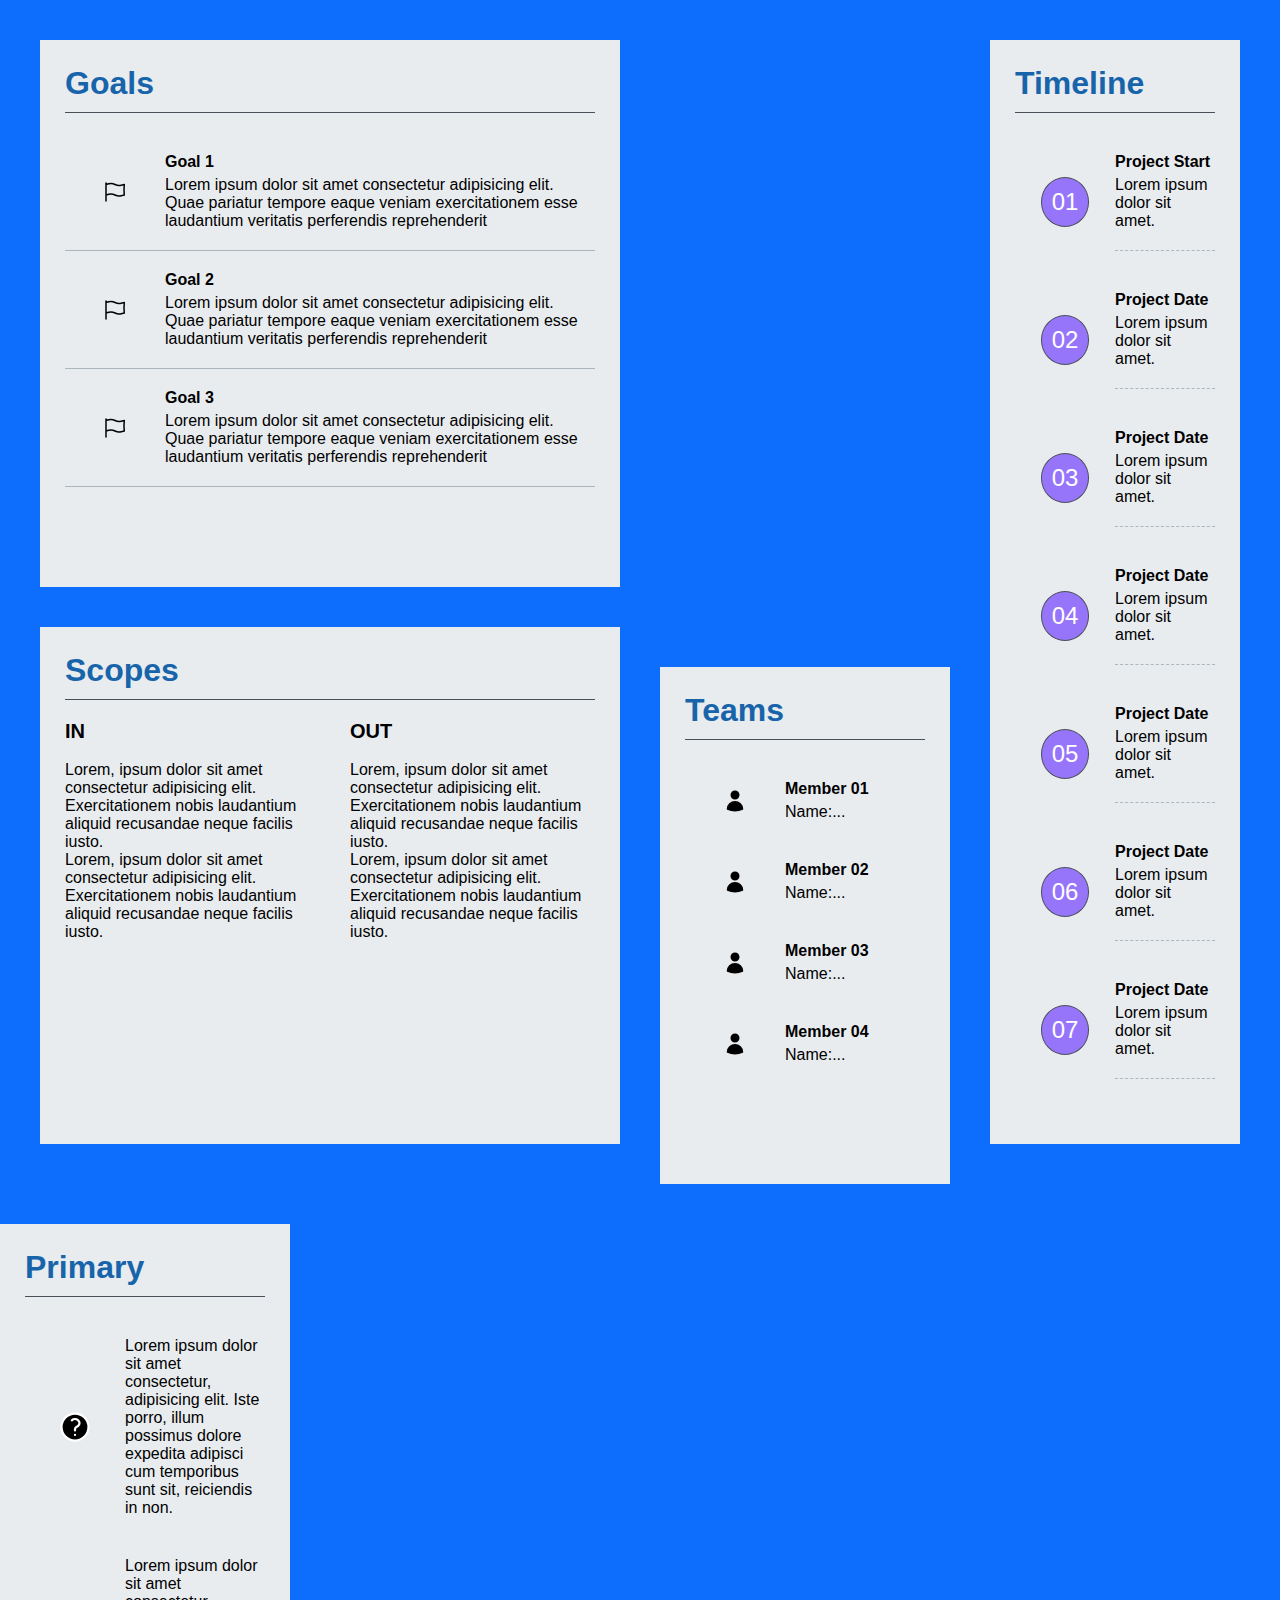
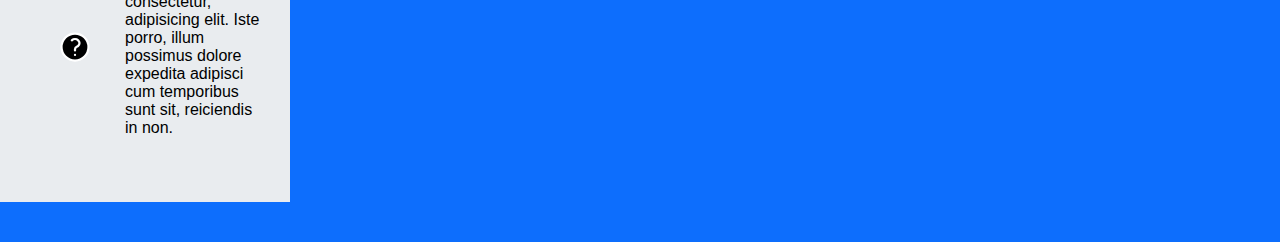
<file: digital-cv.html>
<!DOCTYPE html>
<html lang="en">
  <head>
    <meta charset="UTF-8" />
    <meta http-equiv="X-UA-Compatible" content="IE=edge" />
    <meta name="viewport" content="width=device-width, initial-scale=1.0" />
    <link rel="stylesheet" href="css/digital.css" />
    <title>Digital-CV</title>
  </head>
  <body>
    <div class="container">
      <!-- goals -->
      <div class="box goals">
        <h1>Goals</h1>
        <div class="content">
          <div class="row">
            <svg
              xmlns="http://www.w3.org/2000/svg"
              fill="none"
              viewBox="0 0 24 24"
              stroke-width="1.5"
              stroke="currentColor"
              class="goal-icon"
            >
              <path
                stroke-linecap="round"
                stroke-linejoin="round"
                d="M3 3v1.5M3 21v-6m0 0l2.77-.693a9 9 0 016.208.682l.108.054a9 9 0 006.086.71l3.114-.732a48.524 48.524 0 01-.005-10.499l-3.11.732a9 9 0 01-6.085-.711l-.108-.054a9 9 0 00-6.208-.682L3 4.5M3 15V4.5"
              />
            </svg>
            <div>
              <p class="first">Goal 1</p>
              <p>
                Lorem ipsum dolor sit amet consectetur adipisicing elit. Quae
                pariatur tempore eaque veniam exercitationem esse laudantium
                veritatis perferendis reprehenderit
              </p>
            </div>
          </div>
          <div class="row">
            <svg
              xmlns="http://www.w3.org/2000/svg"
              fill="none"
              viewBox="0 0 24 24"
              stroke-width="1.5"
              stroke="currentColor"
              class="goal-icon"
            >
              <path
                stroke-linecap="round"
                stroke-linejoin="round"
                d="M3 3v1.5M3 21v-6m0 0l2.77-.693a9 9 0 016.208.682l.108.054a9 9 0 006.086.71l3.114-.732a48.524 48.524 0 01-.005-10.499l-3.11.732a9 9 0 01-6.085-.711l-.108-.054a9 9 0 00-6.208-.682L3 4.5M3 15V4.5"
              />
            </svg>
            <div>
              <p class="first">Goal 2</p>
              <p>
                Lorem ipsum dolor sit amet consectetur adipisicing elit. Quae
                pariatur tempore eaque veniam exercitationem esse laudantium
                veritatis perferendis reprehenderit
              </p>
            </div>
          </div>
          <div class="row">
            <svg
              xmlns="http://www.w3.org/2000/svg"
              fill="none"
              viewBox="0 0 24 24"
              stroke-width="1.5"
              stroke="currentColor"
              class="goal-icon"
            >
              <path
                stroke-linecap="round"
                stroke-linejoin="round"
                d="M3 3v1.5M3 21v-6m0 0l2.77-.693a9 9 0 016.208.682l.108.054a9 9 0 006.086.71l3.114-.732a48.524 48.524 0 01-.005-10.499l-3.11.732a9 9 0 01-6.085-.711l-.108-.054a9 9 0 00-6.208-.682L3 4.5M3 15V4.5"
              />
            </svg>
            <div>
              <p class="first">Goal 3</p>
              <p>
                Lorem ipsum dolor sit amet consectetur adipisicing elit. Quae
                pariatur tempore eaque veniam exercitationem esse laudantium
                veritatis perferendis reprehenderit
              </p>
            </div>
          </div>
        </div>
      </div>
      <!-- scopes -->
      <div class="box scopes">
        <h1>Scopes</h1>
        <div class="content">
          <div class="scope-row">
            <div>
              <p class="first">IN</p>
              <p>
                Lorem, ipsum dolor sit amet consectetur adipisicing elit.
                Exercitationem nobis laudantium aliquid recusandae neque facilis
                iusto.
              </p>
              <p>
                Lorem, ipsum dolor sit amet consectetur adipisicing elit.
                Exercitationem nobis laudantium aliquid recusandae neque facilis
                iusto.
              </p>
            </div>
            <div>
              <p class="first">OUT</p>
              <p>
                Lorem, ipsum dolor sit amet consectetur adipisicing elit.
                Exercitationem nobis laudantium aliquid recusandae neque facilis
                iusto.
              </p>
              <p>
                Lorem, ipsum dolor sit amet consectetur adipisicing elit.
                Exercitationem nobis laudantium aliquid recusandae neque facilis
                iusto.
              </p>
            </div>
          </div>
        </div>
      </div>
      <!-- teams -->
      <div class="box teams">
        <h1>Teams</h1>
        <div class="content">
          <div class="row">
            <svg
              xmlns="http://www.w3.org/2000/svg"
              fill="none"
              viewBox="0 0 24 24"
              stroke-width="1.5"
              stroke="currentColor"
              class="team-icon"
            >
              <path
                stroke-linecap="round"
                stroke-linejoin="round"
                d="M15.75 6a3.75 3.75 0 11-7.5 0 3.75 3.75 0 017.5 0zM4.501 20.118a7.5 7.5 0 0114.998 0A17.933 17.933 0 0112 21.75c-2.676 0-5.216-.584-7.499-1.632z"
              />
            </svg>
            <div>
              <p class="first">Member 01</p>
              <p>Name:...</p>
            </div>
          </div>
          <div class="row">
            <svg
              xmlns="http://www.w3.org/2000/svg"
              fill="none"
              viewBox="0 0 24 24"
              stroke-width="1.5"
              stroke="currentColor"
              class="team-icon"
            >
              <path
                stroke-linecap="round"
                stroke-linejoin="round"
                d="M15.75 6a3.75 3.75 0 11-7.5 0 3.75 3.75 0 017.5 0zM4.501 20.118a7.5 7.5 0 0114.998 0A17.933 17.933 0 0112 21.75c-2.676 0-5.216-.584-7.499-1.632z"
              />
            </svg>
            <div>
              <p class="first">Member 02</p>
              <p>Name:...</p>
            </div>
          </div>
          <div class="row">
            <svg
              xmlns="http://www.w3.org/2000/svg"
              fill="none"
              viewBox="0 0 24 24"
              stroke-width="1.5"
              stroke="currentColor"
              class="team-icon"
            >
              <path
                stroke-linecap="round"
                stroke-linejoin="round"
                d="M15.75 6a3.75 3.75 0 11-7.5 0 3.75 3.75 0 017.5 0zM4.501 20.118a7.5 7.5 0 0114.998 0A17.933 17.933 0 0112 21.75c-2.676 0-5.216-.584-7.499-1.632z"
              />
            </svg>
            <div>
              <p class="first">Member 03</p>
              <p>Name:...</p>
            </div>
          </div>
          <div class="row">
            <svg
              xmlns="http://www.w3.org/2000/svg"
              fill="none"
              viewBox="0 0 24 24"
              stroke-width="1.5"
              stroke="currentColor"
              class="team-icon"
            >
              <path
                stroke-linecap="round"
                stroke-linejoin="round"
                d="M15.75 6a3.75 3.75 0 11-7.5 0 3.75 3.75 0 017.5 0zM4.501 20.118a7.5 7.5 0 0114.998 0A17.933 17.933 0 0112 21.75c-2.676 0-5.216-.584-7.499-1.632z"
              />
            </svg>
            <div>
              <p class="first">Member 04</p>
              <p>Name:...</p>
            </div>
          </div>
        </div>
      </div>

      <!-- primary -->
      <div class="box primary">
        <h1>Primary</h1>
        <div class="content">
          <div class="row">
            <svg
              xmlns="http://www.w3.org/2000/svg"
              fill="none"
              viewBox="0 0 24 24"
              stroke-width="1.5"
              stroke="currentColor"
              class="primary-icon"
            >
              <path
                stroke-linecap="round"
                stroke-linejoin="round"
                d="M9.879 7.519c1.171-1.025 3.071-1.025 4.242 0 1.172 1.025 1.172 2.687 0 3.712-.203.179-.43.326-.67.442-.745.361-1.45.999-1.45 1.827v.75M21 12a9 9 0 11-18 0 9 9 0 0118 0zm-9 5.25h.008v.008H12v-.008z"
              />
            </svg>
            <div>
              <p>
                Lorem ipsum dolor sit amet consectetur, adipisicing elit. Iste
                porro, illum possimus dolore expedita adipisci cum temporibus
                sunt sit, reiciendis in non.
              </p>
            </div>
          </div>
          <div class="row">
            <svg
              xmlns="http://www.w3.org/2000/svg"
              fill="none"
              viewBox="0 0 24 24"
              stroke-width="1.5"
              stroke="currentColor"
              class="primary-icon"
            >
              <path
                stroke-linecap="round"
                stroke-linejoin="round"
                d="M9.879 7.519c1.171-1.025 3.071-1.025 4.242 0 1.172 1.025 1.172 2.687 0 3.712-.203.179-.43.326-.67.442-.745.361-1.45.999-1.45 1.827v.75M21 12a9 9 0 11-18 0 9 9 0 0118 0zm-9 5.25h.008v.008H12v-.008z"
              />
            </svg>
            <div>
              <p>
                Lorem ipsum dolor sit amet consectetur, adipisicing elit. Iste
                porro, illum possimus dolore expedita adipisci cum temporibus
                sunt sit, reiciendis in non.
              </p>
            </div>
          </div>
        </div>
      </div>
      <!-- timeline -->
      <div class="box timeline">
        <h1>Timeline</h1>
        <div class="content">
          <div class="row">
            <p class="number">01</p>
            <div class="description">
              <p class="first">Project Start</p>
              <p>Lorem ipsum dolor sit amet.</p>
            </div>
          </div>
          <div class="row">
            <p class="number">02</p>
            <div class="description">
              <p class="first">Project Date</p>
              <p>Lorem ipsum dolor sit amet.</p>
            </div>
          </div>
          <div class="row">
            <p class="number">03</p>
            <div class="description">
              <p class="first">Project Date</p>
              <p>Lorem ipsum dolor sit amet.</p>
            </div>
          </div>
          <div class="row">
            <p class="number">04</p>
            <div class="description">
              <p class="first">Project Date</p>
              <p>Lorem ipsum dolor sit amet.</p>
            </div>
          </div>
          <div class="row">
            <p class="number">05</p>
            <div class="description">
              <p class="first">Project Date</p>
              <p>Lorem ipsum dolor sit amet.</p>
            </div>
          </div>
          <div class="row">
            <p class="number">06</p>
            <div class="description">
              <p class="first">Project Date</p>
              <p>Lorem ipsum dolor sit amet.</p>
            </div>
          </div>
          <div class="row">
            <p class="number">07</p>
            <div class="description">
              <p class="first">Project Date</p>
              <p>Lorem ipsum dolor sit amet.</p>
            </div>
          </div>
        </div>
      </div>
    </div>
  </body>
</html>
</file>
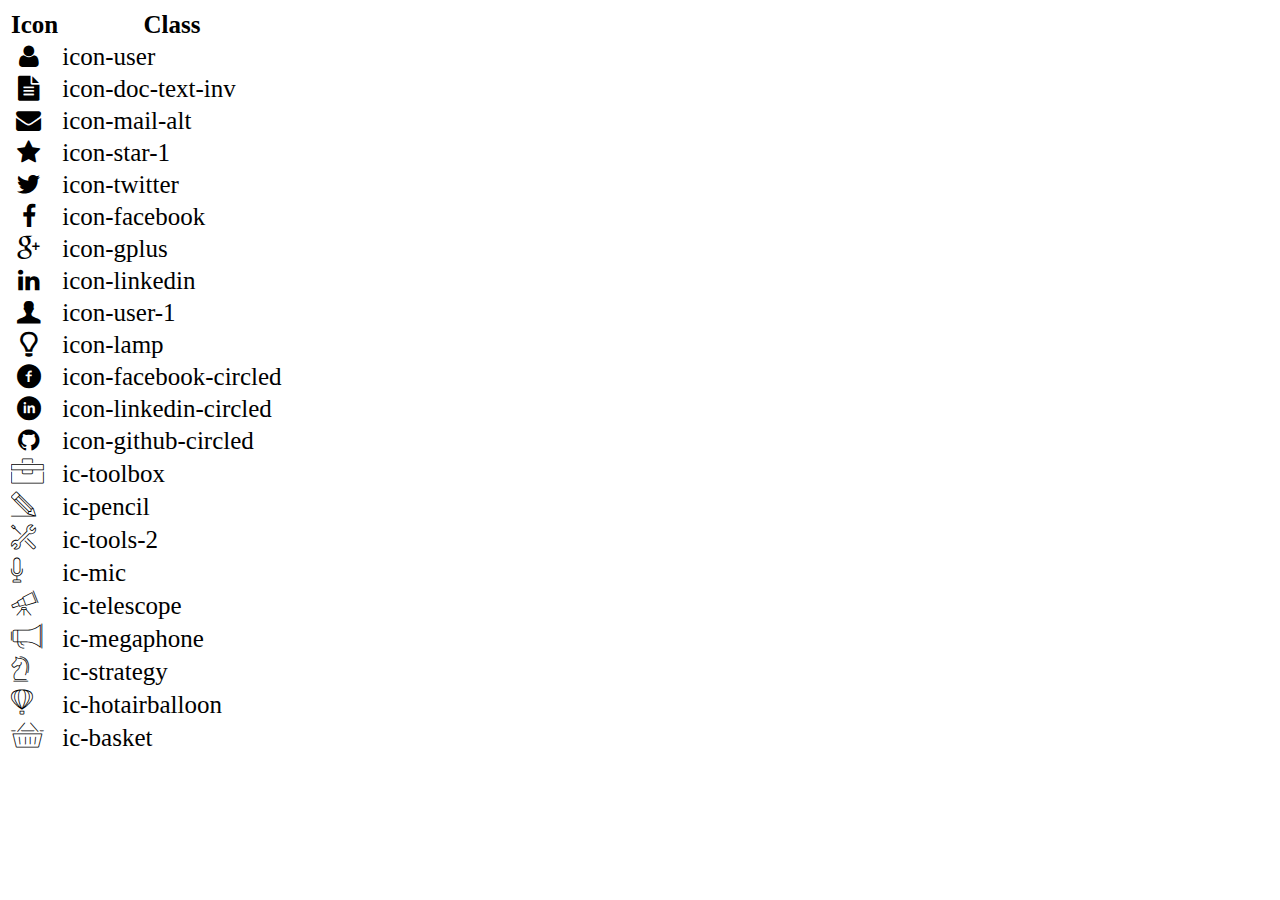
<file: icon-list.html>
<!DOCTYPE html>
<html lang="en">

<head>
    <meta charset="UTF-8">
    <meta http-equiv="X-UA-Compatible" content="IE=edge">
    <meta name="viewport" content="width=device-width, initial-scale=1.0">
    <link rel="stylesheet" href="css/font.css">
    <title>Icon List</title>
</head>

<body>
    <table style="font-size: 25px;">
        <thead>
            <tr>
                <th>Icon</th>
                <th>Class</th>
            </tr>
        </thead>
        <tbody>
            <tr>
                <td><i class="icon-user"></i></td>
                <td>icon-user</td>
            </tr>
            <tr>
                <td><i class="icon-doc-text-inv"></i></td>
                <td>icon-doc-text-inv</td>
            </tr>
            <tr>
                <td><i class="icon-mail-alt"></i></td>
                <td>icon-mail-alt</td>
            </tr>
            <tr>
                <td><i class="icon-star-1"></i></td>
                <td>icon-star-1</td>
            </tr>
            <tr>
                <td><i class="icon-twitter"></i></td>
                <td>icon-twitter</td>
            </tr>
            <tr>
                <td><i class="icon-facebook"></i></td>
                <td>icon-facebook</td>
            </tr>
            <tr>
                <td><i class="icon-gplus"></i></td>
                <td>icon-gplus</td>
            </tr>
            <tr>
                <td><i class="icon-linkedin"></i></td>
                <td>icon-linkedin</td>
            </tr>
            <tr>
                <td><i class="icon-user-1"></i></td>
                <td>icon-user-1</td>
            </tr>
            <tr>
                <td><i class="icon-lamp"></i></td>
                <td>icon-lamp</td>
            </tr>
            <tr>
                <td><i class="icon-facebook-circled"></i></td>
                <td>icon-facebook-circled</td>
            </tr>
            <tr>
                <td><i class="icon-linkedin-circled"></i></td>
                <td>icon-linkedin-circled</td>
            </tr>
            <tr>
                <td><i class="icon-github-circled"></i></td>
                <td>icon-github-circled</td>
            </tr>
            <tr>
                <td><i class="ic-toolbox"></i></td>
                <td>ic-toolbox</td>
            </tr>
            <tr>
                <td><i class="ic-pencil"></i></td>
                <td>ic-pencil</td>
            </tr>
            <tr>
                <td><i class="ic-tools-2"></i></td>
                <td>ic-tools-2</td>
            </tr>

            <tr>
                <td><i class="ic-mic"></i></td>
                <td>ic-mic</td>
            </tr>
            <tr>
                <td><i class="ic-telescope"></i></td>
                <td>ic-telescope</td>
            </tr>
            <tr>
                <td><i class="ic-megaphone"></i></td>
                <td>ic-megaphone</td>
            </tr>
            <tr>
                <td><i class="ic-strategy"></i></td>
                <td>ic-strategy</td>
            </tr>
            <tr>
                <td><i class="ic-hotairballoon"></i></td>
                <td>ic-hotairballoon</td>
            </tr>
            <tr>
                <td><i class="ic-basket"></i></td>
                <td>ic-basket</td>
            </tr>
        </tbody>
    </table>
</body>

</html>
</file>
<file: css/digital.css>
* {
  margin: 0;
  padding: 0;
  box-sizing: border-box;
}
body {
  background-color: #0d6efd;
  font-family: sans-serif;
}
h1 {
  color: #1864ab;
  padding-bottom: 10px;
  border-bottom: 1px solid #495057;
}
.container {
  display: grid;
  grid-template-columns: repeat(4, 1fr);
  gap: 40px;
}
.box {
  padding: 20px;
  border: 5px solid #e9ecef;
  background-color: #e9ecef;
}
.row {
  display: grid;
  grid-template-columns: 100px 1fr;
  padding: 20px 0;
}
.content {
  margin: 20px 0;
}
.goal-icon,
.team-icon,
.primary-icon {
  height: 24px;
  width: 24px;
  justify-self: center;
  align-self: center;
}
.first {
  font-weight: bold;
  padding-bottom: 5px;
}
/* goals */
.goals {
  margin-top: 40px;
  margin-left: 40px;
  grid-column: 1/3;
}
.goals .row {
  border-bottom: 1px solid #adb5bd;
}

/* team */
.teams {
  margin-top: 40px;
}
.team-icon {
  fill: #000;
}
/* timeline */
.timeline {
  margin: 40px 40px 40px 0;
  grid-column: 4/5;
  grid-row: 1/3;
}
.description {
  border-bottom: 1px #adb5bd dashed;
  padding-bottom: 20px;
}
/* scopes */
.scopes {
  margin-left: 40px;
  margin-bottom: 40px;
  grid-column: 1/3;
}
.scope-row {
  display: grid;
  grid-template-columns: 1fr 1fr;
  gap: 40px;
}
.scopes .first {
  padding-bottom: 18px;
  font-size: 20px;
}
/* primary */
.primary {
  margin-bottom: 40px;
}
.primary-icon {
  fill: #000;
  color: #fff;
  height: 36px;
  width: 36px;
}
.number {
  justify-self: center;
  align-self: center;
  border: 1px solid #495057;
  padding: 10px;
  border-radius: 50%;
  font-size: 24px;
  background-color: #9775fa;
  color: #fff;
}
/* Media query */
@media (max-width: 768px) {
  .container {
    display: flex;
    flex-direction: column;
    gap: 0;
  }
  .box {
    margin: 40px;
  }
  .row {
    display: flex;
    flex-direction: column;
    gap: 10px;
  }
  .scope-row {
    display: flex;
    flex-direction: column;
    gap: 30px;
  }
  .number {
    align-self: flex-start;
  }
}
</file>
<file: css/font.css>
@font-face {
  font-family: "open_sanslight";
  src: url("../fonts/OpenSans-Light-webfont.eot");
  src: url("../fonts/OpenSans-Light-webfont.eot#iefix")
      format("embedded-opentype"),
    url("../fonts/OpenSans-Light-webfont.woff") format("woff"),
    url("../fonts/OpenSans-Light-webfont.ttf") format("truetype"),
    url("../fonts/OpenSans-Light-webfont.svg#open_sanslight") format("svg");
  font-weight: normal;
  font-style: normal;
}

@font-face {
  font-family: "open_sansitalic";
  src: url("../fonts/OpenSans-Italic-webfont.eot");
  src: url("../fonts/OpenSans-Italic-webfont.eot#iefix")
      format("embedded-opentype"),
    url("../fonts/OpenSans-Italic-webfont.woff") format("woff"),
    url("../fonts/OpenSans-Italic-webfont.ttf") format("truetype"),
    url("../fonts/OpenSans-Italic-webfont.svg#open_sansitalic") format("svg");
  font-weight: normal;
  font-style: normal;
}

@font-face {
  font-family: "open_sanssemibold";
  src: url("../fonts/OpenSans-Semibold-webfont.eot");
  src: url("../fonts/OpenSans-Semibold-webfont.eot#iefix")
      format("embedded-opentype"),
    url("../fonts/OpenSans-Semibold-webfont.woff") format("woff"),
    url("../fonts/OpenSans-Semibold-webfont.ttf") format("truetype"),
    url("../fonts/OpenSans-Semibold-webfont.svg#open_sanssemibold")
      format("svg");
  font-weight: normal;
  font-style: normal;
}

@font-face {
  font-family: "open_sanslight_italic";
  src: url("../fonts/OpenSans-LightItalic-webfont.eot");
  src: url("../fonts/OpenSans-LightItalic-webfont.eot#iefix")
      format("embedded-opentype"),
    url("../fonts/OpenSans-LightItalic-webfont.woff") format("woff"),
    url("../fonts/OpenSans-LightItalic-webfont.ttf") format("truetype"),
    url("../fonts/OpenSans-LightItalic-webfont.svg#open_sanslight_italic")
      format("svg");
  font-weight: normal;
  font-style: normal;
}

@font-face {
  font-family: "open_sansregular";
  src: url("../fonts/OpenSans-Regular-webfont.eot");
  src: url("../fonts/OpenSans-Regular-webfont.eot#iefix")
      format("embedded-opentype"),
    url("../fonts/OpenSans-Regular-webfont.woff") format("woff"),
    url("../fonts/OpenSans-Regular-webfont.ttf") format("truetype"),
    url("../fonts/OpenSans-Regular-webfont.svg#open_sansregular") format("svg");
  font-weight: normal;
  font-style: normal;
}

@font-face {
  font-family: "fontello";
  src: url("../fonts/fontello.eot");
  src: url("../fonts/fontello.eot#iefix") format("embedded-opentype"),
    url("../fonts/fontello.woff") format("woff"),
    url("../fonts/fontello.ttf") format("truetype"),
    url("../fonts/fontello.svg#fontello") format("svg");
  font-weight: normal;
  font-style: normal;
}

[class^="icon-"]:before,
[class*=" icon-"]:before {
  font-family: "fontello";
  font-style: normal;
  font-weight: normal;
  speak: none;

  display: inline-block;
  text-decoration: inherit;
  width: 1em;
  margin-right: 0.2em;
  text-align: center;
  /* opacity: .8; */

  /* For safety - reset parent styles, that can break glyph codes*/
  font-variant: normal;
  text-transform: none;

  /* fix buttons height, for twitter bootstrap */
  line-height: 1em;

  /* Animation center compensation - margins should be symmetric */
  /* remove if not needed */
  margin-left: 0.2em;

  /* you can be more comfortable with increased icons size */
  /* font-size: 120%; */

  /* Font smoothing. That was taken from TWBS */
  -webkit-font-smoothing: antialiased;
  -moz-osx-font-smoothing: grayscale;

  /* Uncomment for 3D effect */
  /* text-shadow: 1px 1px 1px rgba(127, 127, 127, 0.3); */
}

.icon-emo-happy:before {
  content: "\e800";
}

/* '' */
.icon-emo-wink:before {
  content: "\e801";
}

/* '' */
.icon-emo-wink2:before {
  content: "\e802";
}

/* '' */
.icon-emo-unhappy:before {
  content: "\e803";
}

/* '' */
.icon-emo-sleep:before {
  content: "\e804";
}

/* '' */
.icon-emo-thumbsup:before {
  content: "\e805";
}

/* '' */
.icon-emo-devil:before {
  content: "\e806";
}

/* '' */
.icon-emo-surprised:before {
  content: "\e807";
}

/* '' */
.icon-emo-tongue:before {
  content: "\e808";
}

/* '' */
.icon-emo-coffee:before {
  content: "\e809";
}

/* '' */
.icon-emo-sunglasses:before {
  content: "\e80a";
}

/* '' */
.icon-emo-displeased:before {
  content: "\e80b";
}

/* '' */
.icon-emo-beer:before {
  content: "\e80c";
}

/* '' */
.icon-emo-grin:before {
  content: "\e80d";
}

/* '' */
.icon-emo-angry:before {
  content: "\e80e";
}

/* '' */
.icon-emo-saint:before {
  content: "\e80f";
}

/* '' */
.icon-emo-cry:before {
  content: "\e810";
}

/* '' */
.icon-emo-shoot:before {
  content: "\e811";
}

/* '' */
.icon-emo-squint:before {
  content: "\e812";
}

/* '' */
.icon-emo-laugh:before {
  content: "\e813";
}

/* '' */
.icon-spin1:before {
  content: "\e814";
}

/* '' */
.icon-spin2:before {
  content: "\e815";
}

/* '' */
.icon-spin3:before {
  content: "\e816";
}

/* '' */
.icon-spin4:before {
  content: "\e817";
}

/* '' */
.icon-spin5:before {
  content: "\e818";
}

/* '' */
.icon-spin6:before {
  content: "\e819";
}

/* '' */
.icon-firefox:before {
  content: "\e81a";
}

/* '' */
.icon-chrome:before {
  content: "\e81b";
}

/* '' */
.icon-opera:before {
  content: "\e81c";
}

/* '' */
.icon-ie:before {
  content: "\e81d";
}

/* '' */
.icon-crown:before {
  content: "\e81e";
}

/* '' */
.icon-crown-plus:before {
  content: "\e81f";
}

/* '' */
.icon-crown-minus:before {
  content: "\e820";
}

/* '' */
.icon-marquee:before {
  content: "\e821";
}

/* '' */
.icon-glass:before {
  content: "\e822";
}

/* '' */
.icon-music:before {
  content: "\e823";
}

/* '' */
.icon-search:before {
  content: "\e824";
}

/* '' */
.icon-mail:before {
  content: "\e825";
}

/* '' */
.icon-mail-alt:before {
  content: "\e826";
}

/* '' */
.icon-mail-squared:before {
  content: "\e827";
}

/* '' */
.icon-heart:before {
  content: "\e828";
}

/* '' */
.icon-heart-empty:before {
  content: "\e829";
}

/* '' */
.icon-star-1:before {
  content: "\e82a";
}

/* '' */
.icon-star-empty-1:before {
  content: "\e82b";
}

/* '' */
.icon-star-half:before {
  content: "\e82c";
}

/* '' */
.icon-star-half-alt:before {
  content: "\e82d";
}

/* '' */
.icon-user:before {
  content: "\e82e";
}

/* '' */
.icon-user-plus:before {
  content: "\e82f";
}

/* '' */
.icon-user-times:before {
  content: "\e830";
}

/* '' */
.icon-users:before {
  content: "\e831";
}

/* '' */
.icon-male:before {
  content: "\e832";
}

/* '' */
.icon-female:before {
  content: "\e833";
}

/* '' */
.icon-child:before {
  content: "\e834";
}

/* '' */
.icon-user-secret:before {
  content: "\e835";
}

/* '' */
.icon-video:before {
  content: "\e836";
}

/* '' */
.icon-videocam:before {
  content: "\e837";
}

/* '' */
.icon-picture:before {
  content: "\e838";
}

/* '' */
.icon-camera:before {
  content: "\e839";
}

/* '' */
.icon-camera-alt:before {
  content: "\e83a";
}

/* '' */
.icon-th-large:before {
  content: "\e83b";
}

/* '' */
.icon-th:before {
  content: "\e83c";
}

/* '' */
.icon-th-list:before {
  content: "\e83d";
}

/* '' */
.icon-ok:before {
  content: "\e83e";
}

/* '' */
.icon-ok-circled:before {
  content: "\e83f";
}

/* '' */
.icon-ok-circled2:before {
  content: "\e840";
}

/* '' */
.icon-ok-squared:before {
  content: "\e841";
}

/* '' */
.icon-cancel:before {
  content: "\e842";
}

/* '' */
.icon-cancel-circled:before {
  content: "\e843";
}

/* '' */
.icon-cancel-circled2:before {
  content: "\e844";
}

/* '' */
.icon-plus:before {
  content: "\e845";
}

/* '' */
.icon-plus-circled:before {
  content: "\e846";
}

/* '' */
.icon-plus-squared:before {
  content: "\e847";
}

/* '' */
.icon-plus-squared-alt:before {
  content: "\e848";
}

/* '' */
.icon-minus:before {
  content: "\e849";
}

/* '' */
.icon-minus-circled:before {
  content: "\e84a";
}

/* '' */
.icon-minus-squared:before {
  content: "\e84b";
}

/* '' */
.icon-minus-squared-alt:before {
  content: "\e84c";
}

/* '' */
.icon-help:before {
  content: "\e84d";
}

/* '' */
.icon-help-circled:before {
  content: "\e84e";
}

/* '' */
.icon-info-circled:before {
  content: "\e84f";
}

/* '' */
.icon-info:before {
  content: "\e850";
}

/* '' */
.icon-home:before {
  content: "\e851";
}

/* '' */
.icon-link:before {
  content: "\e852";
}

/* '' */
.icon-unlink:before {
  content: "\e853";
}

/* '' */
.icon-link-ext:before {
  content: "\e854";
}

/* '' */
.icon-link-ext-alt:before {
  content: "\e855";
}

/* '' */
.icon-attach:before {
  content: "\e856";
}

/* '' */
.icon-lock:before {
  content: "\e857";
}

/* '' */
.icon-lock-open:before {
  content: "\e858";
}

/* '' */
.icon-lock-open-alt:before {
  content: "\e859";
}

/* '' */
.icon-pin:before {
  content: "\e85a";
}

/* '' */
.icon-eye:before {
  content: "\e85b";
}

/* '' */
.icon-eye-off:before {
  content: "\e85c";
}

/* '' */
.icon-tag-1:before {
  content: "\e85d";
}

/* '' */
.icon-tags:before {
  content: "\e85e";
}

/* '' */
.icon-bookmark:before {
  content: "\e85f";
}

/* '' */
.icon-bookmark-empty:before {
  content: "\e860";
}

/* '' */
.icon-flag:before {
  content: "\e861";
}

/* '' */
.icon-flag-empty:before {
  content: "\e862";
}

/* '' */
.icon-flag-checkered:before {
  content: "\e863";
}

/* '' */
.icon-thumbs-up:before {
  content: "\e864";
}

/* '' */
.icon-thumbs-down:before {
  content: "\e865";
}

/* '' */
.icon-thumbs-up-alt:before {
  content: "\e866";
}

/* '' */
.icon-thumbs-down-alt:before {
  content: "\e867";
}

/* '' */
.icon-download:before {
  content: "\e868";
}

/* '' */
.icon-upload:before {
  content: "\e869";
}

/* '' */
.icon-download-cloud:before {
  content: "\e86a";
}

/* '' */
.icon-upload-cloud:before {
  content: "\e86b";
}

/* '' */
.icon-reply:before {
  content: "\e86c";
}

/* '' */
.icon-reply-all:before {
  content: "\e86d";
}

/* '' */
.icon-forward:before {
  content: "\e86e";
}

/* '' */
.icon-quote-left:before {
  content: "\e86f";
}

/* '' */
.icon-quote-right:before {
  content: "\e870";
}

/* '' */
.icon-code:before {
  content: "\e871";
}

/* '' */
.icon-export:before {
  content: "\e872";
}

/* '' */
.icon-export-alt:before {
  content: "\e873";
}

/* '' */
.icon-share:before {
  content: "\e874";
}

/* '' */
.icon-share-squared:before {
  content: "\e875";
}

/* '' */
.icon-pencil:before {
  content: "\e876";
}

/* '' */
.icon-pencil-squared:before {
  content: "\e877";
}

/* '' */
.icon-edit:before {
  content: "\e878";
}

/* '' */
.icon-print:before {
  content: "\e879";
}

/* '' */
.icon-retweet:before {
  content: "\e87a";
}

/* '' */
.icon-keyboard:before {
  content: "\e87b";
}

/* '' */
.icon-gamepad:before {
  content: "\e87c";
}

/* '' */
.icon-comment:before {
  content: "\e87d";
}

/* '' */
.icon-chat:before {
  content: "\e87e";
}

/* '' */
.icon-comment-empty:before {
  content: "\e87f";
}

/* '' */
.icon-chat-empty:before {
  content: "\e880";
}

/* '' */
.icon-bell:before {
  content: "\e881";
}

/* '' */
.icon-bell-alt:before {
  content: "\e882";
}

/* '' */
.icon-bell-off:before {
  content: "\e883";
}

/* '' */
.icon-bell-off-empty:before {
  content: "\e884";
}

/* '' */
.icon-attention-alt:before {
  content: "\e885";
}

/* '' */
.icon-attention:before {
  content: "\e886";
}

/* '' */
.icon-attention-circled:before {
  content: "\e887";
}

/* '' */
.icon-location:before {
  content: "\e888";
}

/* '' */
.icon-direction:before {
  content: "\e889";
}

/* '' */
.icon-compass:before {
  content: "\e88a";
}

/* '' */
.icon-trash:before {
  content: "\e88b";
}

/* '' */
.icon-trash-empty:before {
  content: "\e88c";
}

/* '' */
.icon-doc:before {
  content: "\e88d";
}

/* '' */
.icon-docs:before {
  content: "\e88e";
}

/* '' */
.icon-doc-text:before {
  content: "\e88f";
}

/* '' */
.icon-doc-inv:before {
  content: "\e890";
}

/* '' */
.icon-doc-text-inv:before {
  content: "\e891";
}

/* '' */
.icon-file-pdf:before {
  content: "\e892";
}

/* '' */
.icon-file-word:before {
  content: "\e893";
}

/* '' */
.icon-file-excel:before {
  content: "\e894";
}

/* '' */
.icon-file-powerpoint:before {
  content: "\e895";
}

/* '' */
.icon-file-image:before {
  content: "\e896";
}

/* '' */
.icon-file-archive:before {
  content: "\e897";
}

/* '' */
.icon-file-audio:before {
  content: "\e898";
}

/* '' */
.icon-file-video:before {
  content: "\e899";
}

/* '' */
.icon-file-code:before {
  content: "\e89a";
}

/* '' */
.icon-folder:before {
  content: "\e89b";
}

/* '' */
.icon-folder-open:before {
  content: "\e89c";
}

/* '' */
.icon-folder-empty:before {
  content: "\e89d";
}

/* '' */
.icon-folder-open-empty:before {
  content: "\e89e";
}

/* '' */
.icon-box:before {
  content: "\e89f";
}

/* '' */
.icon-rss:before {
  content: "\e8a0";
}

/* '' */
.icon-rss-squared:before {
  content: "\e8a1";
}

/* '' */
.icon-phone:before {
  content: "\e8a2";
}

/* '' */
.icon-phone-squared:before {
  content: "\e8a3";
}

/* '' */
.icon-fax:before {
  content: "\e8a4";
}

/* '' */
.icon-menu:before {
  content: "\e8a5";
}

/* '' */
.icon-cog:before {
  content: "\e8a6";
}

/* '' */
.icon-cog-alt:before {
  content: "\e8a7";
}

/* '' */
.icon-wrench:before {
  content: "\e8a8";
}

/* '' */
.icon-sliders:before {
  content: "\e8a9";
}

/* '' */
.icon-basket:before {
  content: "\e8aa";
}

/* '' */
.icon-cart-plus:before {
  content: "\e8ab";
}

/* '' */
.icon-cart-arrow-down:before {
  content: "\e8ac";
}

/* '' */
.icon-calendar:before {
  content: "\e8ad";
}

/* '' */
.icon-calendar-empty:before {
  content: "\e8ae";
}

/* '' */
.icon-login:before {
  content: "\e8af";
}

/* '' */
.icon-logout:before {
  content: "\e8b0";
}

/* '' */
.icon-mic:before {
  content: "\e8b1";
}

/* '' */
.icon-mute:before {
  content: "\e8b2";
}

/* '' */
.icon-volume-off:before {
  content: "\e8b3";
}

/* '' */
.icon-volume-down:before {
  content: "\e8b4";
}

/* '' */
.icon-volume-up:before {
  content: "\e8b5";
}

/* '' */
.icon-headphones:before {
  content: "\e8b6";
}

/* '' */
.icon-clock:before {
  content: "\e8b7";
}

/* '' */
.icon-lightbulb:before {
  content: "\e8b8";
}

/* '' */
.icon-block:before {
  content: "\e8b9";
}

/* '' */
.icon-resize-full:before {
  content: "\e8ba";
}

/* '' */
.icon-resize-full-alt:before {
  content: "\e8bb";
}

/* '' */
.icon-resize-small:before {
  content: "\e8bc";
}

/* '' */
.icon-resize-vertical:before {
  content: "\e8bd";
}

/* '' */
.icon-resize-horizontal:before {
  content: "\e8be";
}

/* '' */
.icon-move:before {
  content: "\e8bf";
}

/* '' */
.icon-zoom-in:before {
  content: "\e8c0";
}

/* '' */
.icon-zoom-out:before {
  content: "\e8c1";
}

/* '' */
.icon-down-circled2:before {
  content: "\e8c2";
}

/* '' */
.icon-up-circled2:before {
  content: "\e8c3";
}

/* '' */
.icon-left-circled2:before {
  content: "\e8c4";
}

/* '' */
.icon-right-circled2:before {
  content: "\e8c5";
}

/* '' */
.icon-down-dir:before {
  content: "\e8c6";
}

/* '' */
.icon-up-dir:before {
  content: "\e8c7";
}

/* '' */
.icon-left-dir:before {
  content: "\e8c8";
}

/* '' */
.icon-right-dir:before {
  content: "\e8c9";
}

/* '' */
.icon-down-open:before {
  content: "\e8ca";
}

/* '' */
.icon-left-open:before {
  content: "\e8cb";
}

/* '' */
.icon-right-open:before {
  content: "\e8cc";
}

/* '' */
.icon-up-open:before {
  content: "\e8cd";
}

/* '' */
.icon-angle-left:before {
  content: "\e8ce";
}

/* '' */
.icon-angle-right:before {
  content: "\e8cf";
}

/* '' */
.icon-angle-up:before {
  content: "\e8d0";
}

/* '' */
.icon-angle-down:before {
  content: "\e8d1";
}

/* '' */
.icon-angle-circled-left:before {
  content: "\e8d2";
}

/* '' */
.icon-angle-circled-right:before {
  content: "\e8d3";
}

/* '' */
.icon-angle-circled-up:before {
  content: "\e8d4";
}

/* '' */
.icon-angle-circled-down:before {
  content: "\e8d5";
}

/* '' */
.icon-angle-double-left:before {
  content: "\e8d6";
}

/* '' */
.icon-angle-double-right:before {
  content: "\e8d7";
}

/* '' */
.icon-angle-double-up:before {
  content: "\e8d8";
}

/* '' */
.icon-angle-double-down:before {
  content: "\e8d9";
}

/* '' */
.icon-down:before {
  content: "\e8da";
}

/* '' */
.icon-left:before {
  content: "\e8db";
}

/* '' */
.icon-right:before {
  content: "\e8dc";
}

/* '' */
.icon-up:before {
  content: "\e8dd";
}

/* '' */
.icon-down-big:before {
  content: "\e8de";
}

/* '' */
.icon-left-big:before {
  content: "\e8df";
}

/* '' */
.icon-right-big:before {
  content: "\e8e0";
}

/* '' */
.icon-up-big:before {
  content: "\e8e1";
}

/* '' */
.icon-right-hand:before {
  content: "\e8e2";
}

/* '' */
.icon-left-hand:before {
  content: "\e8e3";
}

/* '' */
.icon-up-hand:before {
  content: "\e8e4";
}

/* '' */
.icon-down-hand:before {
  content: "\e8e5";
}

/* '' */
.icon-left-circled:before {
  content: "\e8e6";
}

/* '' */
.icon-right-circled:before {
  content: "\e8e7";
}

/* '' */
.icon-up-circled:before {
  content: "\e8e8";
}

/* '' */
.icon-down-circled:before {
  content: "\e8e9";
}

/* '' */
.icon-cw:before {
  content: "\e8ea";
}

/* '' */
.icon-ccw:before {
  content: "\e8eb";
}

/* '' */
.icon-arrows-cw:before {
  content: "\e8ec";
}

/* '' */
.icon-level-up:before {
  content: "\e8ed";
}

/* '' */
.icon-level-down:before {
  content: "\e8ee";
}

/* '' */
.icon-shuffle:before {
  content: "\e8ef";
}

/* '' */
.icon-exchange:before {
  content: "\e8f0";
}

/* '' */
.icon-history:before {
  content: "\e8f1";
}

/* '' */
.icon-expand:before {
  content: "\e8f2";
}

/* '' */
.icon-collapse:before {
  content: "\e8f3";
}

/* '' */
.icon-expand-right:before {
  content: "\e8f4";
}

/* '' */
.icon-collapse-left:before {
  content: "\e8f5";
}

/* '' */
.icon-play:before {
  content: "\e8f6";
}

/* '' */
.icon-play-circled:before {
  content: "\e8f7";
}

/* '' */
.icon-play-circled2:before {
  content: "\e8f8";
}

/* '' */
.icon-stop:before {
  content: "\e8f9";
}

/* '' */
.icon-pause:before {
  content: "\e8fa";
}

/* '' */
.icon-to-end:before {
  content: "\e8fb";
}

/* '' */
.icon-to-end-alt:before {
  content: "\e8fc";
}

/* '' */
.icon-to-start:before {
  content: "\e8fd";
}

/* '' */
.icon-to-start-alt:before {
  content: "\e8fe";
}

/* '' */
.icon-fast-fw:before {
  content: "\e8ff";
}

/* '' */
.icon-fast-bw:before {
  content: "\e900";
}

/* '' */
.icon-eject:before {
  content: "\e901";
}

/* '' */
.icon-target:before {
  content: "\e902";
}

/* '' */
.icon-signal:before {
  content: "\e903";
}

/* '' */
.icon-wifi:before {
  content: "\e904";
}

/* '' */
.icon-award:before {
  content: "\e905";
}

/* '' */
.icon-desktop:before {
  content: "\e906";
}

/* '' */
.icon-laptop:before {
  content: "\e907";
}

/* '' */
.icon-tablet:before {
  content: "\e908";
}

/* '' */
.icon-mobile:before {
  content: "\e909";
}

/* '' */
.icon-inbox:before {
  content: "\e90a";
}

/* '' */
.icon-globe:before {
  content: "\e90b";
}

/* '' */
.icon-sun:before {
  content: "\e90c";
}

/* '' */
.icon-cloud:before {
  content: "\e90d";
}

/* '' */
.icon-flash:before {
  content: "\e90e";
}

/* '' */
.icon-moon:before {
  content: "\e90f";
}

/* '' */
.icon-umbrella-1:before {
  content: "\e910";
}

/* '' */
.icon-flight:before {
  content: "\e911";
}

/* '' */
.icon-fighter-jet:before {
  content: "\e912";
}

/* '' */
.icon-paper-plane:before {
  content: "\e913";
}

/* '' */
.icon-paper-plane-empty:before {
  content: "\e914";
}

/* '' */
.icon-space-shuttle:before {
  content: "\e915";
}

/* '' */
.icon-leaf:before {
  content: "\e916";
}

/* '' */
.icon-font:before {
  content: "\e917";
}

/* '' */
.icon-bold:before {
  content: "\e918";
}

/* '' */
.icon-medium:before {
  content: "\e919";
}

/* '' */
.icon-italic:before {
  content: "\e91a";
}

/* '' */
.icon-header:before {
  content: "\e91b";
}

/* '' */
.icon-paragraph:before {
  content: "\e91c";
}

/* '' */
.icon-text-height:before {
  content: "\e91d";
}

/* '' */
.icon-text-width:before {
  content: "\e91e";
}

/* '' */
.icon-align-left:before {
  content: "\e91f";
}

/* '' */
.icon-align-center:before {
  content: "\e920";
}

/* '' */
.icon-align-right:before {
  content: "\e921";
}

/* '' */
.icon-align-justify:before {
  content: "\e922";
}

/* '' */
.icon-list:before {
  content: "\e923";
}

/* '' */
.icon-indent-left:before {
  content: "\e924";
}

/* '' */
.icon-indent-right:before {
  content: "\e925";
}

/* '' */
.icon-list-bullet:before {
  content: "\e926";
}

/* '' */
.icon-list-numbered:before {
  content: "\e927";
}

/* '' */
.icon-strike:before {
  content: "\e928";
}

/* '' */
.icon-underline:before {
  content: "\e929";
}

/* '' */
.icon-superscript:before {
  content: "\e92a";
}

/* '' */
.icon-subscript:before {
  content: "\e92b";
}

/* '' */
.icon-table:before {
  content: "\e92c";
}

/* '' */
.icon-columns:before {
  content: "\e92d";
}

/* '' */
.icon-crop:before {
  content: "\e92e";
}

/* '' */
.icon-scissors:before {
  content: "\e92f";
}

/* '' */
.icon-paste:before {
  content: "\e930";
}

/* '' */
.icon-briefcase:before {
  content: "\e931";
}

/* '' */
.icon-suitcase:before {
  content: "\e932";
}

/* '' */
.icon-ellipsis:before {
  content: "\e933";
}

/* '' */
.icon-ellipsis-vert:before {
  content: "\e934";
}

/* '' */
.icon-off:before {
  content: "\e935";
}

/* '' */
.icon-road:before {
  content: "\e936";
}

/* '' */
.icon-list-alt:before {
  content: "\e937";
}

/* '' */
.icon-qrcode:before {
  content: "\e938";
}

/* '' */
.icon-barcode:before {
  content: "\e939";
}

/* '' */
.icon-book:before {
  content: "\e93a";
}

/* '' */
.icon-ajust:before {
  content: "\e93b";
}

/* '' */
.icon-tint:before {
  content: "\e93c";
}

/* '' */
.icon-toggle-off:before {
  content: "\e93d";
}

/* '' */
.icon-toggle-on:before {
  content: "\e93e";
}

/* '' */
.icon-check:before {
  content: "\e93f";
}

/* '' */
.icon-check-empty:before {
  content: "\e940";
}

/* '' */
.icon-circle:before {
  content: "\e941";
}

/* '' */
.icon-circle-empty:before {
  content: "\e942";
}

/* '' */
.icon-circle-thin:before {
  content: "\e943";
}

/* '' */
.icon-circle-notch:before {
  content: "\e944";
}

/* '' */
.icon-dot-circled:before {
  content: "\e945";
}

/* '' */
.icon-asterisk:before {
  content: "\e946";
}

/* '' */
.icon-gift:before {
  content: "\e947";
}

/* '' */
.icon-fire:before {
  content: "\e948";
}

/* '' */
.icon-magnet:before {
  content: "\e949";
}

/* '' */
.icon-chart-bar:before {
  content: "\e94a";
}

/* '' */
.icon-chart-area:before {
  content: "\e94b";
}

/* '' */
.icon-chart-pie:before {
  content: "\e94c";
}

/* '' */
.icon-chart-line:before {
  content: "\e94d";
}

/* '' */
.icon-ticket:before {
  content: "\e94e";
}

/* '' */
.icon-credit-card:before {
  content: "\e94f";
}

/* '' */
.icon-floppy:before {
  content: "\e950";
}

/* '' */
.icon-megaphone:before {
  content: "\e951";
}

/* '' */
.icon-hdd:before {
  content: "\e952";
}

/* '' */
.icon-key:before {
  content: "\e953";
}

/* '' */
.icon-fork:before {
  content: "\e954";
}

/* '' */
.icon-rocket:before {
  content: "\e955";
}

/* '' */
.icon-bug:before {
  content: "\e956";
}

/* '' */
.icon-certificate:before {
  content: "\e957";
}

/* '' */
.icon-tasks:before {
  content: "\e958";
}

/* '' */
.icon-filter:before {
  content: "\e959";
}

/* '' */
.icon-beaker:before {
  content: "\e95a";
}

/* '' */
.icon-magic:before {
  content: "\e95b";
}

/* '' */
.icon-cab:before {
  content: "\e95c";
}

/* '' */
.icon-taxi:before {
  content: "\e95d";
}

/* '' */
.icon-truck:before {
  content: "\e95e";
}

/* '' */
.icon-bus:before {
  content: "\e95f";
}

/* '' */
.icon-bicycle:before {
  content: "\e960";
}

/* '' */
.icon-motorcycle:before {
  content: "\e961";
}

/* '' */
.icon-train:before {
  content: "\e962";
}

/* '' */
.icon-subway:before {
  content: "\e963";
}

/* '' */
.icon-ship:before {
  content: "\e964";
}

/* '' */
.icon-money:before {
  content: "\e965";
}

/* '' */
.icon-euro:before {
  content: "\e966";
}

/* '' */
.icon-pound:before {
  content: "\e967";
}

/* '' */
.icon-dollar:before {
  content: "\e968";
}

/* '' */
.icon-rupee:before {
  content: "\e969";
}

/* '' */
.icon-yen:before {
  content: "\e96a";
}

/* '' */
.icon-rouble:before {
  content: "\e96b";
}

/* '' */
.icon-shekel:before {
  content: "\e96c";
}

/* '' */
.icon-try:before {
  content: "\e96d";
}

/* '' */
.icon-won:before {
  content: "\e96e";
}

/* '' */
.icon-bitcoin:before {
  content: "\e96f";
}

/* '' */
.icon-viacoin:before {
  content: "\e970";
}

/* '' */
.icon-sort:before {
  content: "\e971";
}

/* '' */
.icon-sort-down:before {
  content: "\e972";
}

/* '' */
.icon-sort-up:before {
  content: "\e973";
}

/* '' */
.icon-sort-alt-up:before {
  content: "\e974";
}

/* '' */
.icon-sort-alt-down:before {
  content: "\e975";
}

/* '' */
.icon-sort-name-up:before {
  content: "\e976";
}

/* '' */
.icon-sort-name-down:before {
  content: "\e977";
}

/* '' */
.icon-sort-number-up:before {
  content: "\e978";
}

/* '' */
.icon-sort-number-down:before {
  content: "\e979";
}

/* '' */
.icon-hammer:before {
  content: "\e97a";
}

/* '' */
.icon-gauge:before {
  content: "\e97b";
}

/* '' */
.icon-sitemap:before {
  content: "\e97c";
}

/* '' */
.icon-spinner:before {
  content: "\e97d";
}

/* '' */
.icon-coffee:before {
  content: "\e97e";
}

/* '' */
.icon-food:before {
  content: "\e97f";
}

/* '' */
.icon-beer:before {
  content: "\e980";
}

/* '' */
.icon-user-md:before {
  content: "\e981";
}

/* '' */
.icon-stethoscope:before {
  content: "\e982";
}

/* '' */
.icon-heartbeat:before {
  content: "\e983";
}

/* '' */
.icon-ambulance:before {
  content: "\e984";
}

/* '' */
.icon-medkit:before {
  content: "\e985";
}

/* '' */
.icon-h-sigh:before {
  content: "\e986";
}

/* '' */
.icon-bed:before {
  content: "\e987";
}

/* '' */
.icon-hospital:before {
  content: "\e988";
}

/* '' */
.icon-building:before {
  content: "\e989";
}

/* '' */
.icon-building-filled:before {
  content: "\e98a";
}

/* '' */
.icon-bank:before {
  content: "\e98b";
}

/* '' */
.icon-smile:before {
  content: "\e98c";
}

/* '' */
.icon-frown:before {
  content: "\e98d";
}

/* '' */
.icon-meh:before {
  content: "\e98e";
}

/* '' */
.icon-anchor:before {
  content: "\e98f";
}

/* '' */
.icon-terminal:before {
  content: "\e990";
}

/* '' */
.icon-eraser:before {
  content: "\e991";
}

/* '' */
.icon-puzzle:before {
  content: "\e992";
}

/* '' */
.icon-shield:before {
  content: "\e993";
}

/* '' */
.icon-extinguisher:before {
  content: "\e994";
}

/* '' */
.icon-bullseye:before {
  content: "\e995";
}

/* '' */
.icon-wheelchair:before {
  content: "\e996";
}

/* '' */
.icon-language:before {
  content: "\e997";
}

/* '' */
.icon-graduation-cap:before {
  content: "\e998";
}

/* '' */
.icon-paw:before {
  content: "\e999";
}

/* '' */
.icon-spoon:before {
  content: "\e99a";
}

/* '' */
.icon-cube:before {
  content: "\e99b";
}

/* '' */
.icon-cubes:before {
  content: "\e99c";
}

/* '' */
.icon-recycle:before {
  content: "\e99d";
}

/* '' */
.icon-tree:before {
  content: "\e99e";
}

/* '' */
.icon-database:before {
  content: "\e99f";
}

/* '' */
.icon-server:before {
  content: "\e9a0";
}

/* '' */
.icon-lifebuoy:before {
  content: "\e9a1";
}

/* '' */
.icon-rebel:before {
  content: "\e9a2";
}

/* '' */
.icon-empire:before {
  content: "\e9a3";
}

/* '' */
.icon-bomb:before {
  content: "\e9a4";
}

/* '' */
.icon-soccer-ball:before {
  content: "\e9a5";
}

/* '' */
.icon-tty:before {
  content: "\e9a6";
}

/* '' */
.icon-binoculars:before {
  content: "\e9a7";
}

/* '' */
.icon-plug:before {
  content: "\e9a8";
}

/* '' */
.icon-newspaper:before {
  content: "\e9a9";
}

/* '' */
.icon-calc:before {
  content: "\e9aa";
}

/* '' */
.icon-copyright:before {
  content: "\e9ab";
}

/* '' */
.icon-at:before {
  content: "\e9ac";
}

/* '' */
.icon-eyedropper:before {
  content: "\e9ad";
}

/* '' */
.icon-brush:before {
  content: "\e9ae";
}

/* '' */
.icon-birthday:before {
  content: "\e9af";
}

/* '' */
.icon-diamond:before {
  content: "\e9b0";
}

/* '' */
.icon-street-view:before {
  content: "\e9b1";
}

/* '' */
.icon-venus:before {
  content: "\e9b2";
}

/* '' */
.icon-mars:before {
  content: "\e9b3";
}

/* '' */
.icon-mercury:before {
  content: "\e9b4";
}

/* '' */
.icon-transgender:before {
  content: "\e9b5";
}

/* '' */
.icon-transgender-alt:before {
  content: "\e9b6";
}

/* '' */
.icon-venus-double:before {
  content: "\e9b7";
}

/* '' */
.icon-mars-double:before {
  content: "\e9b8";
}

/* '' */
.icon-venus-mars:before {
  content: "\e9b9";
}

/* '' */
.icon-mars-stroke:before {
  content: "\e9ba";
}

/* '' */
.icon-mars-stroke-v:before {
  content: "\e9bb";
}

/* '' */
.icon-mars-stroke-h:before {
  content: "\e9bc";
}

/* '' */
.icon-neuter:before {
  content: "\e9bd";
}

/* '' */
.icon-cc-visa:before {
  content: "\e9be";
}

/* '' */
.icon-cc-mastercard:before {
  content: "\e9bf";
}

/* '' */
.icon-cc-discover:before {
  content: "\e9c0";
}

/* '' */
.icon-cc-amex:before {
  content: "\e9c1";
}

/* '' */
.icon-cc-paypal:before {
  content: "\e9c2";
}

/* '' */
.icon-cc-stripe:before {
  content: "\e9c3";
}

/* '' */
.icon-adn:before {
  content: "\e9c4";
}

/* '' */
.icon-android:before {
  content: "\e9c5";
}

/* '' */
.icon-angellist:before {
  content: "\e9c6";
}

/* '' */
.icon-apple:before {
  content: "\e9c7";
}

/* '' */
.icon-behance:before {
  content: "\e9c8";
}

/* '' */
.icon-behance-squared:before {
  content: "\e9c9";
}

/* '' */
.icon-bitbucket:before {
  content: "\e9ca";
}

/* '' */
.icon-bitbucket-squared:before {
  content: "\e9cb";
}

/* '' */
.icon-buysellads:before {
  content: "\e9cc";
}

/* '' */
.icon-cc:before {
  content: "\e9cd";
}

/* '' */
.icon-codeopen:before {
  content: "\e9ce";
}

/* '' */
.icon-connectdevelop:before {
  content: "\e9cf";
}

/* '' */
.icon-css3:before {
  content: "\e9d0";
}

/* '' */
.icon-dashcube:before {
  content: "\e9d1";
}

/* '' */
.icon-delicious:before {
  content: "\e9d2";
}

/* '' */
.icon-deviantart:before {
  content: "\e9d3";
}

/* '' */
.icon-digg:before {
  content: "\e9d4";
}

/* '' */
.icon-dribbble:before {
  content: "\e9d5";
}

/* '' */
.icon-dropbox:before {
  content: "\e9d6";
}

/* '' */
.icon-drupal:before {
  content: "\e9d7";
}

/* '' */
.icon-facebook:before {
  content: "\e9d8";
}

/* '' */
.icon-facebook-squared:before {
  content: "\e9d9";
}

/* '' */
.icon-facebook-official:before {
  content: "\e9da";
}

/* '' */
.icon-flickr:before {
  content: "\e9db";
}

/* '' */
.icon-forumbee:before {
  content: "\e9dc";
}

/* '' */
.icon-foursquare:before {
  content: "\e9dd";
}

/* '' */
.icon-git-squared:before {
  content: "\e9de";
}

/* '' */
.icon-git:before {
  content: "\e9df";
}

/* '' */
.icon-github:before {
  content: "\e9e0";
}

/* '' */
.icon-github-squared:before {
  content: "\e9e1";
}

/* '' */
.icon-github-circled:before {
  content: "\e9e2";
}

/* '' */
.icon-gittip:before {
  content: "\e9e3";
}

/* '' */
.icon-google:before {
  content: "\e9e4";
}

/* '' */
.icon-gplus:before {
  content: "\e9e5";
}

/* '' */
.icon-gplus-squared:before {
  content: "\e9e6";
}

/* '' */
.icon-gwallet:before {
  content: "\e9e7";
}

/* '' */
.icon-hacker-news:before {
  content: "\e9e8";
}

/* '' */
.icon-html5:before {
  content: "\e9e9";
}

/* '' */
.icon-instagram:before {
  content: "\e9ea";
}

/* '' */
.icon-ioxhost:before {
  content: "\e9eb";
}

/* '' */
.icon-joomla:before {
  content: "\e9ec";
}

/* '' */
.icon-jsfiddle:before {
  content: "\e9ed";
}

/* '' */
.icon-lastfm:before {
  content: "\e9ee";
}

/* '' */
.icon-lastfm-squared:before {
  content: "\e9ef";
}

/* '' */
.icon-leanpub:before {
  content: "\e9f0";
}

/* '' */
.icon-linkedin-squared:before {
  content: "\e9f1";
}

/* '' */
.icon-linux:before {
  content: "\e9f2";
}

/* '' */
.icon-linkedin:before {
  content: "\e9f3";
}

/* '' */
.icon-maxcdn:before {
  content: "\e9f4";
}

/* '' */
.icon-meanpath:before {
  content: "\e9f5";
}

/* '' */
.icon-openid:before {
  content: "\e9f6";
}

/* '' */
.icon-pagelines:before {
  content: "\e9f7";
}

/* '' */
.icon-paypal:before {
  content: "\e9f8";
}

/* '' */
.icon-pied-piper-squared:before {
  content: "\e9f9";
}

/* '' */
.icon-pied-piper-alt:before {
  content: "\e9fa";
}

/* '' */
.icon-pinterest:before {
  content: "\e9fb";
}

/* '' */
.icon-pinterest-circled:before {
  content: "\e9fc";
}

/* '' */
.icon-pinterest-squared:before {
  content: "\e9fd";
}

/* '' */
.icon-qq:before {
  content: "\e9fe";
}

/* '' */
.icon-reddit:before {
  content: "\e9ff";
}

/* '' */
.icon-reddit-squared:before {
  content: "\ea00";
}

/* '' */
.icon-renren:before {
  content: "\ea01";
}

/* '' */
.icon-sellsy:before {
  content: "\ea02";
}

/* '' */
.icon-shirtsinbulk:before {
  content: "\ea03";
}

/* '' */
.icon-simplybuilt:before {
  content: "\ea04";
}

/* '' */
.icon-skyatlas:before {
  content: "\ea05";
}

/* '' */
.icon-skype:before {
  content: "\ea06";
}

/* '' */
.icon-slack:before {
  content: "\ea07";
}

/* '' */
.icon-slideshare:before {
  content: "\ea08";
}

/* '' */
.icon-soundcloud:before {
  content: "\ea09";
}

/* '' */
.icon-spotify:before {
  content: "\ea0a";
}

/* '' */
.icon-stackexchange:before {
  content: "\ea0b";
}

/* '' */
.icon-stackoverflow:before {
  content: "\ea0c";
}

/* '' */
.icon-steam:before {
  content: "\ea0d";
}

/* '' */
.icon-steam-squared:before {
  content: "\ea0e";
}

/* '' */
.icon-stumbleupon:before {
  content: "\ea0f";
}

/* '' */
.icon-stumbleupon-circled:before {
  content: "\ea10";
}

/* '' */
.icon-tencent-weibo:before {
  content: "\ea11";
}

/* '' */
.icon-trello:before {
  content: "\ea12";
}

/* '' */
.icon-tumblr:before {
  content: "\ea13";
}

/* '' */
.icon-tumblr-squared:before {
  content: "\ea14";
}

/* '' */
.icon-twitch:before {
  content: "\ea15";
}

/* '' */
.icon-note:before {
  content: "\ea16";
}

/* '' */
.icon-note-beamed:before {
  content: "\ea17";
}

/* '' */
.icon-music-1:before {
  content: "\ea18";
}

/* '' */
.icon-search-1:before {
  content: "\ea19";
}

/* '' */
.icon-flashlight:before {
  content: "\ea1a";
}

/* '' */
.icon-mail-1:before {
  content: "\ea1b";
}

/* '' */
.icon-heart-1:before {
  content: "\ea1c";
}

/* '' */
.icon-heart-empty-1:before {
  content: "\ea1d";
}

/* '' */
.icon-star:before {
  content: "\ea1e";
}

/* '' */
.icon-star-empty:before {
  content: "\ea1f";
}

/* '' */
.icon-user-1:before {
  content: "\ea20";
}

/* '' */
.icon-users-1:before {
  content: "\ea21";
}

/* '' */
.icon-user-add:before {
  content: "\ea22";
}

/* '' */
.icon-video-1:before {
  content: "\ea23";
}

/* '' */
.icon-picture-1:before {
  content: "\ea24";
}

/* '' */
.icon-camera-1:before {
  content: "\ea25";
}

/* '' */
.icon-layout:before {
  content: "\ea26";
}

/* '' */
.icon-menu-1:before {
  content: "\ea27";
}

/* '' */
.icon-check-1:before {
  content: "\ea28";
}

/* '' */
.icon-cancel-1:before {
  content: "\ea29";
}

/* '' */
.icon-cancel-circled-1:before {
  content: "\ea2a";
}

/* '' */
.icon-cancel-squared:before {
  content: "\ea2b";
}

/* '' */
.icon-plus-1:before {
  content: "\ea2c";
}

/* '' */
.icon-plus-circled-1:before {
  content: "\ea2d";
}

/* '' */
.icon-plus-squared-1:before {
  content: "\ea2e";
}

/* '' */
.icon-minus-1:before {
  content: "\ea2f";
}

/* '' */
.icon-minus-circled-1:before {
  content: "\ea30";
}

/* '' */
.icon-minus-squared-1:before {
  content: "\ea31";
}

/* '' */
.icon-help-1:before {
  content: "\ea32";
}

/* '' */
.icon-help-circled-1:before {
  content: "\ea33";
}

/* '' */
.icon-info-1:before {
  content: "\ea34";
}

/* '' */
.icon-info-circled-1:before {
  content: "\ea35";
}

/* '' */
.icon-back:before {
  content: "\ea36";
}

/* '' */
.icon-home-1:before {
  content: "\ea37";
}

/* '' */
.icon-link-1:before {
  content: "\ea38";
}

/* '' */
.icon-attach-1:before {
  content: "\ea39";
}

/* '' */
.icon-lock-1:before {
  content: "\ea3a";
}

/* '' */
.icon-lock-open-1:before {
  content: "\ea3b";
}

/* '' */
.icon-eye-1:before {
  content: "\ea3c";
}

/* '' */
.icon-tag:before {
  content: "\ea3d";
}

/* '' */
.icon-bookmark-1:before {
  content: "\ea3e";
}

/* '' */
.icon-bookmarks:before {
  content: "\ea3f";
}

/* '' */
.icon-flag-1:before {
  content: "\ea40";
}

/* '' */
.icon-thumbs-up-1:before {
  content: "\ea41";
}

/* '' */
.icon-thumbs-down-1:before {
  content: "\ea42";
}

/* '' */
.icon-download-1:before {
  content: "\ea43";
}

/* '' */
.icon-upload-1:before {
  content: "\ea44";
}

/* '' */
.icon-upload-cloud-1:before {
  content: "\ea45";
}

/* '' */
.icon-reply-1:before {
  content: "\ea46";
}

/* '' */
.icon-reply-all-1:before {
  content: "\ea47";
}

/* '' */
.icon-forward-1:before {
  content: "\ea48";
}

/* '' */
.icon-quote:before {
  content: "\ea49";
}

/* '' */
.icon-code-1:before {
  content: "\ea4a";
}

/* '' */
.icon-export-1:before {
  content: "\ea4b";
}

/* '' */
.icon-pencil-1:before {
  content: "\ea4c";
}

/* '' */
.icon-feather:before {
  content: "\ea4d";
}

/* '' */
.icon-print-1:before {
  content: "\ea4e";
}

/* '' */
.icon-retweet-1:before {
  content: "\ea4f";
}

/* '' */
.icon-keyboard-1:before {
  content: "\ea50";
}

/* '' */
.icon-comment-1:before {
  content: "\ea51";
}

/* '' */
.icon-chat-1:before {
  content: "\ea52";
}

/* '' */
.icon-bell-1:before {
  content: "\ea53";
}

/* '' */
.icon-attention-1:before {
  content: "\ea54";
}

/* '' */
.icon-alert:before {
  content: "\ea55";
}

/* '' */
.icon-vcard:before {
  content: "\ea56";
}

/* '' */
.icon-address:before {
  content: "\ea57";
}

/* '' */
.icon-location-1:before {
  content: "\ea58";
}

/* '' */
.icon-map:before {
  content: "\ea59";
}

/* '' */
.icon-direction-1:before {
  content: "\ea5a";
}

/* '' */
.icon-compass-1:before {
  content: "\ea5b";
}

/* '' */
.icon-cup:before {
  content: "\ea5c";
}

/* '' */
.icon-trash-1:before {
  content: "\ea5d";
}

/* '' */
.icon-doc-1:before {
  content: "\ea5e";
}

/* '' */
.icon-docs-1:before {
  content: "\ea5f";
}

/* '' */
.icon-doc-landscape:before {
  content: "\ea60";
}

/* '' */
.icon-doc-text-1:before {
  content: "\ea61";
}

/* '' */
.icon-doc-text-inv-1:before {
  content: "\ea62";
}

/* '' */
.icon-newspaper-1:before {
  content: "\ea63";
}

/* '' */
.icon-book-open:before {
  content: "\ea64";
}

/* '' */
.icon-book-1:before {
  content: "\ea65";
}

/* '' */
.icon-folder-1:before {
  content: "\ea66";
}

/* '' */
.icon-archive:before {
  content: "\ea67";
}

/* '' */
.icon-box-1:before {
  content: "\ea68";
}

/* '' */
.icon-rss-1:before {
  content: "\ea69";
}

/* '' */
.icon-phone-1:before {
  content: "\ea6a";
}

/* '' */
.icon-cog-1:before {
  content: "\ea6b";
}

/* '' */
.icon-tools:before {
  content: "\ea6c";
}

/* '' */
.icon-share-1:before {
  content: "\ea6d";
}

/* '' */
.icon-shareable:before {
  content: "\ea6e";
}

/* '' */
.icon-basket-1:before {
  content: "\ea6f";
}

/* '' */
.icon-bag:before {
  content: "\ea70";
}

/* '' */
.icon-calendar-1:before {
  content: "\ea71";
}

/* '' */
.icon-login-1:before {
  content: "\ea72";
}

/* '' */
.icon-logout-1:before {
  content: "\ea73";
}

/* '' */
.icon-mic-1:before {
  content: "\ea74";
}

/* '' */
.icon-mute-1:before {
  content: "\ea75";
}

/* '' */
.icon-sound:before {
  content: "\ea76";
}

/* '' */
.icon-volume:before {
  content: "\ea77";
}

/* '' */
.icon-clock-1:before {
  content: "\ea78";
}

/* '' */
.icon-hourglass:before {
  content: "\ea79";
}

/* '' */
.icon-lamp:before {
  content: "\ea7a";
}

/* '' */
.icon-light-down:before {
  content: "\ea7b";
}

/* '' */
.icon-light-up:before {
  content: "\ea7c";
}

/* '' */
.icon-adjust:before {
  content: "\ea7d";
}

/* '' */
.icon-block-1:before {
  content: "\ea7e";
}

/* '' */
.icon-resize-full-1:before {
  content: "\ea7f";
}

/* '' */
.icon-resize-small-1:before {
  content: "\ea80";
}

/* '' */
.icon-popup:before {
  content: "\ea81";
}

/* '' */
.icon-publish:before {
  content: "\ea82";
}

/* '' */
.icon-window:before {
  content: "\ea83";
}

/* '' */
.icon-arrow-combo:before {
  content: "\ea84";
}

/* '' */
.icon-down-circled-1:before {
  content: "\ea85";
}

/* '' */
.icon-left-circled-1:before {
  content: "\ea86";
}

/* '' */
.icon-right-circled-1:before {
  content: "\ea87";
}

/* '' */
.icon-up-circled-1:before {
  content: "\ea88";
}

/* '' */
.icon-down-open-1:before {
  content: "\ea89";
}

/* '' */
.icon-left-open-1:before {
  content: "\ea8a";
}

/* '' */
.icon-right-open-1:before {
  content: "\ea8b";
}

/* '' */
.icon-up-open-1:before {
  content: "\ea8c";
}

/* '' */
.icon-down-open-mini:before {
  content: "\ea8d";
}

/* '' */
.icon-left-open-mini:before {
  content: "\ea8e";
}

/* '' */
.icon-right-open-mini:before {
  content: "\ea8f";
}

/* '' */
.icon-up-open-mini:before {
  content: "\ea90";
}

/* '' */
.icon-down-open-big:before {
  content: "\ea91";
}

/* '' */
.icon-left-open-big:before {
  content: "\ea92";
}

/* '' */
.icon-right-open-big:before {
  content: "\ea93";
}

/* '' */
.icon-up-open-big:before {
  content: "\ea94";
}

/* '' */
.icon-down-1:before {
  content: "\ea95";
}

/* '' */
.icon-left-1:before {
  content: "\ea96";
}

/* '' */
.icon-right-1:before {
  content: "\ea97";
}

/* '' */
.icon-up-1:before {
  content: "\ea98";
}

/* '' */
.icon-down-dir-1:before {
  content: "\ea99";
}

/* '' */
.icon-left-dir-1:before {
  content: "\ea9a";
}

/* '' */
.icon-right-dir-1:before {
  content: "\ea9b";
}

/* '' */
.icon-up-dir-1:before {
  content: "\ea9c";
}

/* '' */
.icon-down-bold:before {
  content: "\ea9d";
}

/* '' */
.icon-left-bold:before {
  content: "\ea9e";
}

/* '' */
.icon-right-bold:before {
  content: "\ea9f";
}

/* '' */
.icon-up-bold:before {
  content: "\eaa0";
}

/* '' */
.icon-down-thin:before {
  content: "\eaa1";
}

/* '' */
.icon-left-thin:before {
  content: "\eaa2";
}

/* '' */
.icon-right-thin:before {
  content: "\eaa3";
}

/* '' */
.icon-up-thin:before {
  content: "\eaa4";
}

/* '' */
.icon-ccw-1:before {
  content: "\eaa5";
}

/* '' */
.icon-cw-1:before {
  content: "\eaa6";
}

/* '' */
.icon-arrows-ccw:before {
  content: "\eaa7";
}

/* '' */
.icon-level-down-1:before {
  content: "\eaa8";
}

/* '' */
.icon-level-up-1:before {
  content: "\eaa9";
}

/* '' */
.icon-shuffle-1:before {
  content: "\eaaa";
}

/* '' */
.icon-loop:before {
  content: "\eaab";
}

/* '' */
.icon-switch:before {
  content: "\eaac";
}

/* '' */
.icon-play-1:before {
  content: "\eaad";
}

/* '' */
.icon-stop-1:before {
  content: "\eaae";
}

/* '' */
.icon-pause-1:before {
  content: "\eaaf";
}

/* '' */
.icon-record:before {
  content: "\eab0";
}

/* '' */
.icon-to-end-1:before {
  content: "\eab1";
}

/* '' */
.icon-to-start-1:before {
  content: "\eab2";
}

/* '' */
.icon-fast-forward:before {
  content: "\eab3";
}

/* '' */
.icon-fast-backward:before {
  content: "\eab4";
}

/* '' */
.icon-progress-0:before {
  content: "\eab5";
}

/* '' */
.icon-progress-1:before {
  content: "\eab6";
}

/* '' */
.icon-progress-2:before {
  content: "\eab7";
}

/* '' */
.icon-progress-3:before {
  content: "\eab8";
}

/* '' */
.icon-target-1:before {
  content: "\eab9";
}

/* '' */
.icon-palette:before {
  content: "\eaba";
}

/* '' */
.icon-list-1:before {
  content: "\eabb";
}

/* '' */
.icon-list-add:before {
  content: "\eabc";
}

/* '' */
.icon-signal-1:before {
  content: "\eabd";
}

/* '' */
.icon-trophy:before {
  content: "\eabe";
}

/* '' */
.icon-battery:before {
  content: "\eabf";
}

/* '' */
.icon-back-in-time:before {
  content: "\eac0";
}

/* '' */
.icon-monitor:before {
  content: "\eac1";
}

/* '' */
.icon-mobile-1:before {
  content: "\eac2";
}

/* '' */
.icon-network:before {
  content: "\eac3";
}

/* '' */
.icon-cd:before {
  content: "\eac4";
}

/* '' */
.icon-inbox-1:before {
  content: "\eac5";
}

/* '' */
.icon-install:before {
  content: "\eac6";
}

/* '' */
.icon-globe-1:before {
  content: "\eac7";
}

/* '' */
.icon-cloud-1:before {
  content: "\eac8";
}

/* '' */
.icon-cloud-thunder:before {
  content: "\eac9";
}

/* '' */
.icon-flash-1:before {
  content: "\eaca";
}

/* '' */
.icon-moon-1:before {
  content: "\eacb";
}

/* '' */
.icon-flight-1:before {
  content: "\eacc";
}

/* '' */
.icon-paper-plane-1:before {
  content: "\eacd";
}

/* '' */
.icon-leaf-1:before {
  content: "\eace";
}

/* '' */
.icon-lifebuoy-1:before {
  content: "\eacf";
}

/* '' */
.icon-mouse:before {
  content: "\ead0";
}

/* '' */
.icon-briefcase-1:before {
  content: "\ead1";
}

/* '' */
.icon-suitcase-1:before {
  content: "\ead2";
}

/* '' */
.icon-dot:before {
  content: "\ead3";
}

/* '' */
.icon-dot-2:before {
  content: "\ead4";
}

/* '' */
.icon-dot-3:before {
  content: "\ead5";
}

/* '' */
.icon-brush-1:before {
  content: "\ead6";
}

/* '' */
.icon-magnet-1:before {
  content: "\ead7";
}

/* '' */
.icon-infinity:before {
  content: "\ead8";
}

/* '' */
.icon-erase:before {
  content: "\ead9";
}

/* '' */
.icon-chart-pie-1:before {
  content: "\eada";
}

/* '' */
.icon-chart-line-1:before {
  content: "\eadb";
}

/* '' */
.icon-chart-bar-1:before {
  content: "\eadc";
}

/* '' */
.icon-chart-area-1:before {
  content: "\eadd";
}

/* '' */
.icon-tape:before {
  content: "\eade";
}

/* '' */
.icon-graduation-cap-1:before {
  content: "\eadf";
}

/* '' */
.icon-language-1:before {
  content: "\eae0";
}

/* '' */
.icon-ticket-1:before {
  content: "\eae1";
}

/* '' */
.icon-water:before {
  content: "\eae2";
}

/* '' */
.icon-droplet:before {
  content: "\eae3";
}

/* '' */
.icon-air:before {
  content: "\eae4";
}

/* '' */
.icon-credit-card-1:before {
  content: "\eae5";
}

/* '' */
.icon-floppy-1:before {
  content: "\eae6";
}

/* '' */
.icon-clipboard:before {
  content: "\eae7";
}

/* '' */
.icon-megaphone-1:before {
  content: "\eae8";
}

/* '' */
.icon-database-1:before {
  content: "\eae9";
}

/* '' */
.icon-drive:before {
  content: "\eaea";
}

/* '' */
.icon-bucket:before {
  content: "\eaeb";
}

/* '' */
.icon-thermometer:before {
  content: "\eaec";
}

/* '' */
.icon-key-1:before {
  content: "\eaed";
}

/* '' */
.icon-flow-cascade:before {
  content: "\eaee";
}

/* '' */
.icon-flow-branch:before {
  content: "\eaef";
}

/* '' */
.icon-flow-tree:before {
  content: "\eaf0";
}

/* '' */
.icon-flow-line:before {
  content: "\eaf1";
}

/* '' */
.icon-flow-parallel:before {
  content: "\eaf2";
}

/* '' */
.icon-rocket-1:before {
  content: "\eaf3";
}

/* '' */
.icon-gauge-1:before {
  content: "\eaf4";
}

/* '' */
.icon-traffic-cone:before {
  content: "\eaf5";
}

/* '' */
.icon-cc-1:before {
  content: "\eaf6";
}

/* '' */
.icon-cc-by:before {
  content: "\eaf7";
}

/* '' */
.icon-cc-nc:before {
  content: "\eaf8";
}

/* '' */
.icon-cc-nc-eu:before {
  content: "\eaf9";
}

/* '' */
.icon-cc-nc-jp:before {
  content: "\eafa";
}

/* '' */
.icon-cc-sa:before {
  content: "\eafb";
}

/* '' */
.icon-cc-nd:before {
  content: "\eafc";
}

/* '' */
.icon-cc-pd:before {
  content: "\eafd";
}

/* '' */
.icon-cc-zero:before {
  content: "\eafe";
}

/* '' */
.icon-cc-share:before {
  content: "\eaff";
}

/* '' */
.icon-cc-remix:before {
  content: "\eb00";
}

/* '' */
.icon-github-1:before {
  content: "\eb01";
}

/* '' */
.icon-github-circled-1:before {
  content: "\eb02";
}

/* '' */
.icon-flickr-1:before {
  content: "\eb03";
}

/* '' */
.icon-flickr-circled:before {
  content: "\eb04";
}

/* '' */
.icon-vimeo:before {
  content: "\eb05";
}

/* '' */
.icon-vimeo-circled:before {
  content: "\eb06";
}

/* '' */
.icon-twitter:before {
  content: "\eb07";
}

/* '' */
.icon-twitter-circled:before {
  content: "\eb08";
}

/* '' */
.icon-facebook-1:before {
  content: "\eb09";
}

/* '' */
.icon-facebook-circled:before {
  content: "\eb0a";
}

/* '' */
.icon-facebook-squared-1:before {
  content: "\eb0b";
}

/* '' */
.icon-gplus-1:before {
  content: "\eb0c";
}

/* '' */
.icon-gplus-circled:before {
  content: "\eb0d";
}

/* '' */
.icon-pinterest-1:before {
  content: "\eb0e";
}

/* '' */
.icon-pinterest-circled-1:before {
  content: "\eb0f";
}

/* '' */
.icon-tumblr-1:before {
  content: "\eb10";
}

/* '' */
.icon-tumblr-circled:before {
  content: "\eb11";
}

/* '' */
.icon-linkedin-1:before {
  content: "\eb12";
}

/* '' */
.icon-linkedin-circled:before {
  content: "\eb13";
}

/* '' */
.icon-dribbble-1:before {
  content: "\eb14";
}

/* '' */
.icon-dribbble-circled:before {
  content: "\eb15";
}

/* '' */
.icon-stumbleupon-1:before {
  content: "\eb16";
}

/* '' */
.icon-stumbleupon-circled-1:before {
  content: "\eb17";
}

/* '' */
.icon-lastfm-1:before {
  content: "\eb18";
}

/* '' */
.icon-lastfm-circled:before {
  content: "\eb19";
}

/* '' */
.icon-rdio:before {
  content: "\eb1a";
}

/* '' */
.icon-rdio-circled:before {
  content: "\eb1b";
}

/* '' */
.icon-spotify-1:before {
  content: "\eb1c";
}

/* '' */
.icon-spotify-circled:before {
  content: "\eb1d";
}

/* '' */
.icon-qq-1:before {
  content: "\eb1e";
}

/* '' */
.icon-instagram-1:before {
  content: "\eb1f";
}

/* '' */
.icon-dropbox-1:before {
  content: "\eb20";
}

/* '' */
.icon-evernote:before {
  content: "\eb21";
}

/* '' */
.icon-flattr:before {
  content: "\eb22";
}

/* '' */
.icon-skype-1:before {
  content: "\eb23";
}

/* '' */
.icon-skype-circled:before {
  content: "\eb24";
}

/* '' */
.icon-renren-1:before {
  content: "\eb25";
}

/* '' */
.icon-sina-weibo:before {
  content: "\eb26";
}

/* '' */
.icon-paypal-1:before {
  content: "\eb27";
}

/* '' */
.icon-picasa:before {
  content: "\eb28";
}

/* '' */
.icon-soundcloud-1:before {
  content: "\eb29";
}

/* '' */
.icon-mixi:before {
  content: "\eb2a";
}

/* '' */
.icon-behance-1:before {
  content: "\eb2b";
}

/* '' */
.icon-google-circles:before {
  content: "\eb2c";
}

/* '' */
.icon-vkontakte:before {
  content: "\eb2d";
}

/* '' */
.icon-music-outline:before {
  content: "\eb2e";
}

/* '' */
.icon-music-2:before {
  content: "\eb2f";
}

/* '' */
.icon-search-outline:before {
  content: "\eb30";
}

/* '' */
.icon-search-2:before {
  content: "\eb31";
}

/* '' */
.icon-mail-2:before {
  content: "\eb32";
}

/* '' */
.icon-heart-2:before {
  content: "\eb33";
}

/* '' */
.icon-heart-filled:before {
  content: "\eb34";
}

/* '' */
.icon-star-2:before {
  content: "\eb35";
}

/* '' */
.icon-star-filled:before {
  content: "\eb36";
}

/* '' */
.icon-user-outline:before {
  content: "\eb37";
}

/* '' */
.icon-user-2:before {
  content: "\eb38";
}

/* '' */
.icon-users-outline:before {
  content: "\eb39";
}

/* '' */
.icon-users-2:before {
  content: "\eb3a";
}

/* '' */
.icon-user-add-outline:before {
  content: "\eb3b";
}

/* '' */
.icon-user-add-1:before {
  content: "\eb3c";
}

/* '' */
.icon-user-delete-outline:before {
  content: "\eb3d";
}

/* '' */
.icon-user-delete:before {
  content: "\eb3e";
}

/* '' */
.icon-video-2:before {
  content: "\eb3f";
}

/* '' */
.icon-videocam-outline:before {
  content: "\eb40";
}

/* '' */
.icon-videocam-1:before {
  content: "\eb41";
}

/* '' */
.icon-picture-outline:before {
  content: "\eb42";
}

/* '' */
.icon-picture-2:before {
  content: "\eb43";
}

/* '' */
.icon-camera-outline:before {
  content: "\eb44";
}

/* '' */
.icon-camera-2:before {
  content: "\eb45";
}

/* '' */
.icon-th-outline:before {
  content: "\eb46";
}

/* '' */
.icon-th-1:before {
  content: "\eb47";
}

/* '' */
.icon-th-large-outline:before {
  content: "\eb48";
}

/* '' */
.icon-th-large-1:before {
  content: "\eb49";
}

/* '' */
.icon-th-list-outline:before {
  content: "\eb4a";
}

/* '' */
.icon-th-list-1:before {
  content: "\eb4b";
}

/* '' */
.icon-ok-outline:before {
  content: "\eb4c";
}

/* '' */
.icon-ok-1:before {
  content: "\eb4d";
}

/* '' */
.icon-cancel-outline:before {
  content: "\eb4e";
}

/* '' */
.icon-cancel-2:before {
  content: "\eb4f";
}

/* '' */
.icon-cancel-alt:before {
  content: "\eb50";
}

/* '' */
.icon-cancel-alt-filled:before {
  content: "\eb51";
}

/* '' */
.icon-cancel-circled-outline:before {
  content: "\eb52";
}

/* '' */
.icon-cancel-circled-2:before {
  content: "\eb53";
}

/* '' */
.icon-plus-outline:before {
  content: "\eb54";
}

/* '' */
.icon-plus-2:before {
  content: "\eb55";
}

/* '' */
.icon-minus-outline:before {
  content: "\eb56";
}

/* '' */
.icon-minus-2:before {
  content: "\eb57";
}

/* '' */
.icon-divide-outline:before {
  content: "\eb58";
}

/* '' */
.icon-divide:before {
  content: "\eb59";
}

/* '' */
.icon-eq-outline:before {
  content: "\eb5a";
}

/* '' */
.icon-eq:before {
  content: "\eb5b";
}

/* '' */
.icon-info-outline:before {
  content: "\eb5c";
}

/* '' */
.icon-info-2:before {
  content: "\eb5d";
}

/* '' */
.icon-home-outline:before {
  content: "\eb5e";
}

/* '' */
.icon-home-2:before {
  content: "\eb5f";
}

/* '' */
.icon-link-outline:before {
  content: "\eb60";
}

/* '' */
.icon-link-2:before {
  content: "\eb61";
}

/* '' */
.icon-attach-outline:before {
  content: "\eb62";
}

/* '' */
.icon-attach-2:before {
  content: "\eb63";
}

/* '' */
.icon-lock-2:before {
  content: "\eb64";
}

/* '' */
.icon-lock-filled:before {
  content: "\eb65";
}

/* '' */
.icon-lock-open-2:before {
  content: "\eb66";
}

/* '' */
.icon-lock-open-filled:before {
  content: "\eb67";
}

/* '' */
.icon-pin-outline:before {
  content: "\eb68";
}

/* '' */
.icon-pin-1:before {
  content: "\eb69";
}

/* '' */
.icon-eye-outline:before {
  content: "\eb6a";
}

/* '' */
.icon-eye-2:before {
  content: "\eb6b";
}

/* '' */
.icon-tag-2:before {
  content: "\eb6c";
}

/* '' */
.icon-tags-1:before {
  content: "\eb6d";
}

/* '' */
.icon-bookmark-2:before {
  content: "\eb6e";
}

/* '' */
.icon-flag-2:before {
  content: "\eb6f";
}

/* '' */
.icon-flag-filled:before {
  content: "\eb70";
}

/* '' */
.icon-thumbs-up-2:before {
  content: "\eb71";
}

/* '' */
.icon-thumbs-down-2:before {
  content: "\eb72";
}

/* '' */
.icon-download-outline:before {
  content: "\eb73";
}

/* '' */
.icon-download-2:before {
  content: "\eb74";
}

/* '' */
.icon-upload-outline:before {
  content: "\eb75";
}

/* '' */
.icon-upload-2:before {
  content: "\eb76";
}

/* '' */
.icon-upload-cloud-outline:before {
  content: "\eb77";
}

/* '' */
.icon-upload-cloud-2:before {
  content: "\eb78";
}

/* '' */
.icon-reply-outline:before {
  content: "\eb79";
}

/* '' */
.icon-reply-2:before {
  content: "\eb7a";
}

/* '' */
.icon-forward-outline:before {
  content: "\eb7b";
}

/* '' */
.icon-forward-2:before {
  content: "\eb7c";
}

/* '' */
.icon-code-outline:before {
  content: "\eb7d";
}

/* '' */
.icon-code-2:before {
  content: "\eb7e";
}

/* '' */
.icon-export-outline:before {
  content: "\eb7f";
}

/* '' */
.icon-export-2:before {
  content: "\eb80";
}

/* '' */
.icon-pencil-2:before {
  content: "\eb81";
}

/* '' */
.icon-pen:before {
  content: "\eb82";
}

/* '' */
.icon-feather-1:before {
  content: "\eb83";
}

/* '' */
.icon-edit-1:before {
  content: "\eb84";
}

/* '' */
.icon-print-2:before {
  content: "\eb85";
}

/* '' */
.icon-comment-2:before {
  content: "\eb86";
}

/* '' */
.icon-chat-2:before {
  content: "\eb87";
}

/* '' */
.icon-chat-alt:before {
  content: "\eb88";
}

/* '' */
.icon-bell-2:before {
  content: "\eb89";
}

/* '' */
.icon-attention-2:before {
  content: "\eb8a";
}

/* '' */
.icon-attention-filled:before {
  content: "\eb8b";
}

/* '' */
.icon-warning-empty:before {
  content: "\eb8c";
}

/* '' */
.icon-warning:before {
  content: "\eb8d";
}

/* '' */
.icon-contacts:before {
  content: "\eb8e";
}

/* '' */
.icon-vcard-1:before {
  content: "\eb8f";
}

/* '' */
.icon-address-1:before {
  content: "\eb90";
}

/* '' */
.icon-location-outline:before {
  content: "\eb91";
}

/* '' */
.icon-location-2:before {
  content: "\eb92";
}

/* '' */
.icon-map-1:before {
  content: "\eb93";
}

/* '' */
.icon-direction-outline:before {
  content: "\eb94";
}

/* '' */
.icon-direction-2:before {
  content: "\eb95";
}

/* '' */
.icon-compass-2:before {
  content: "\eb96";
}

/* '' */
.icon-trash-2:before {
  content: "\eb97";
}

/* '' */
.icon-doc-2:before {
  content: "\eb98";
}

/* '' */
.icon-doc-text-2:before {
  content: "\eb99";
}

/* '' */
.icon-doc-add:before {
  content: "\eb9a";
}

/* '' */
.icon-doc-remove:before {
  content: "\eb9b";
}

/* '' */
.icon-news:before {
  content: "\eb9c";
}

/* '' */
.icon-folder-2:before {
  content: "\eb9d";
}

/* '' */
.icon-folder-add:before {
  content: "\eb9e";
}

/* '' */
.icon-folder-delete:before {
  content: "\eb9f";
}

/* '' */
.icon-archive-1:before {
  content: "\eba0";
}

/* '' */
.icon-box-2:before {
  content: "\eba1";
}

/* '' */
.icon-rss-outline:before {
  content: "\eba2";
}

/* '' */
.icon-rss-2:before {
  content: "\eba3";
}

/* '' */
.icon-phone-outline:before {
  content: "\eba4";
}

/* '' */
.icon-phone-2:before {
  content: "\eba5";
}

/* '' */
.icon-menu-outline:before {
  content: "\eba6";
}

/* '' */
.icon-menu-2:before {
  content: "\eba7";
}

/* '' */
.icon-cog-outline:before {
  content: "\eba8";
}

/* '' */
.icon-cog-2:before {
  content: "\eba9";
}

/* '' */
.icon-wrench-outline:before {
  content: "\ebaa";
}

/* '' */
.icon-wrench-1:before {
  content: "\ebab";
}

/* '' */
.icon-basket-2:before {
  content: "\ebac";
}

/* '' */
.icon-calendar-outlilne:before {
  content: "\ebad";
}

/* '' */
.icon-calendar-2:before {
  content: "\ebae";
}

/* '' */
.icon-mic-outline:before {
  content: "\ebaf";
}

/* '' */
.icon-mic-2:before {
  content: "\ebb0";
}

/* '' */
.icon-volume-off-1:before {
  content: "\ebb1";
}

/* '' */
.icon-volume-low:before {
  content: "\ebb2";
}

/* '' */
.icon-volume-middle:before {
  content: "\ebb3";
}

/* '' */
.icon-volume-high:before {
  content: "\ebb4";
}

/* '' */
.icon-headphones-1:before {
  content: "\ebb5";
}

/* '' */
.icon-clock-2:before {
  content: "\ebb6";
}

/* '' */
.icon-wristwatch:before {
  content: "\ebb7";
}

/* '' */
.icon-stopwatch:before {
  content: "\ebb8";
}

/* '' */
.icon-lightbulb-1:before {
  content: "\ebb9";
}

/* '' */
.icon-block-outline:before {
  content: "\ebba";
}

/* '' */
.icon-block-2:before {
  content: "\ebbb";
}

/* '' */
.icon-resize-full-outline:before {
  content: "\ebbc";
}

/* '' */
.icon-resize-full-2:before {
  content: "\ebbd";
}

/* '' */
.icon-resize-normal-outline:before {
  content: "\ebbe";
}

/* '' */
.icon-resize-normal:before {
  content: "\ebbf";
}

/* '' */
.icon-move-outline:before {
  content: "\ebc0";
}

/* '' */
.icon-move-1:before {
  content: "\ebc1";
}

/* '' */
.icon-popup-1:before {
  content: "\ebc2";
}

/* '' */
.icon-zoom-in-outline:before {
  content: "\ebc3";
}

/* '' */
.icon-zoom-in-1:before {
  content: "\ebc4";
}

/* '' */
.icon-zoom-out-outline:before {
  content: "\ebc5";
}

/* '' */
.icon-zoom-out-1:before {
  content: "\ebc6";
}

/* '' */
.icon-popup-2:before {
  content: "\ebc7";
}

/* '' */
.icon-left-open-outline:before {
  content: "\ebc8";
}

/* '' */
.icon-left-open-2:before {
  content: "\ebc9";
}

/* '' */
.icon-right-open-outline:before {
  content: "\ebca";
}

/* '' */
.icon-right-open-2:before {
  content: "\ebcb";
}

/* '' */
.icon-down-2:before {
  content: "\ebcc";
}

/* '' */
.icon-left-2:before {
  content: "\ebcd";
}

/* '' */
.icon-right-2:before {
  content: "\ebce";
}

/* '' */
.icon-up-2:before {
  content: "\ebcf";
}

/* '' */
.icon-down-outline:before {
  content: "\ebd0";
}

/* '' */
.icon-left-outline:before {
  content: "\ebd1";
}

/* '' */
.icon-right-outline:before {
  content: "\ebd2";
}

/* '' */
.icon-up-outline:before {
  content: "\ebd3";
}

/* '' */
.icon-down-small:before {
  content: "\ebd4";
}

/* '' */
.icon-left-small:before {
  content: "\ebd5";
}

/* '' */
.icon-right-small:before {
  content: "\ebd6";
}

/* '' */
.icon-up-small:before {
  content: "\ebd7";
}

/* '' */
.icon-cw-outline:before {
  content: "\ebd8";
}

/* '' */
.icon-cw-2:before {
  content: "\ebd9";
}

/* '' */
.icon-arrows-cw-outline:before {
  content: "\ebda";
}

/* '' */
.icon-arrows-cw-1:before {
  content: "\ebdb";
}

/* '' */
.icon-loop-outline:before {
  content: "\ebdc";
}

/* '' */
.icon-loop-1:before {
  content: "\ebdd";
}

/* '' */
.icon-loop-alt-outline:before {
  content: "\ebde";
}

/* '' */
.icon-loop-alt:before {
  content: "\ebdf";
}

/* '' */
.icon-shuffle-2:before {
  content: "\ebe0";
}

/* '' */
.icon-play-outline:before {
  content: "\ebe1";
}

/* '' */
.icon-play-2:before {
  content: "\ebe2";
}

/* '' */
.icon-stop-outline:before {
  content: "\ebe3";
}

/* '' */
.icon-stop-2:before {
  content: "\ebe4";
}

/* '' */
.icon-pause-outline:before {
  content: "\ebe5";
}

/* '' */
.icon-pause-2:before {
  content: "\ebe6";
}

/* '' */
.icon-fast-fw-outline:before {
  content: "\ebe7";
}

/* '' */
.icon-fast-fw-1:before {
  content: "\ebe8";
}

/* '' */
.icon-rewind-outline:before {
  content: "\ebe9";
}

/* '' */
.icon-rewind:before {
  content: "\ebea";
}

/* '' */
.icon-record-outline:before {
  content: "\ebeb";
}

/* '' */
.icon-record-1:before {
  content: "\ebec";
}

/* '' */
.icon-eject-outline:before {
  content: "\ebed";
}

/* '' */
.icon-eject-1:before {
  content: "\ebee";
}

/* '' */
.icon-eject-alt-outline:before {
  content: "\ebef";
}

/* '' */
.icon-eject-alt:before {
  content: "\ebf0";
}

/* '' */
.icon-bat1:before {
  content: "\ebf1";
}

/* '' */
.icon-bat2:before {
  content: "\ebf2";
}

/* '' */
.icon-bat3:before {
  content: "\ebf3";
}

/* '' */
.icon-bat4:before {
  content: "\ebf4";
}

/* '' */
.icon-bat-charge:before {
  content: "\ebf5";
}

/* '' */
.icon-plug-1:before {
  content: "\ebf6";
}

/* '' */
.icon-target-outline:before {
  content: "\ebf7";
}

/* '' */
.icon-target-2:before {
  content: "\ebf8";
}

/* '' */
.icon-wifi-outline:before {
  content: "\ebf9";
}

/* '' */
.icon-wifi-1:before {
  content: "\ebfa";
}

/* '' */
.icon-desktop-1:before {
  content: "\ebfb";
}

/* '' */
.icon-laptop-1:before {
  content: "\ebfc";
}

/* '' */
.icon-tablet-1:before {
  content: "\ebfd";
}

/* '' */
.icon-mobile-2:before {
  content: "\ebfe";
}

/* '' */
.icon-contrast:before {
  content: "\ebff";
}

/* '' */
.icon-globe-outline:before {
  content: "\ec00";
}

/* '' */
.icon-globe-2:before {
  content: "\ec01";
}

/* '' */
.icon-globe-alt-outline:before {
  content: "\ec02";
}

/* '' */
.icon-globe-alt:before {
  content: "\ec03";
}

/* '' */
.icon-sun-1:before {
  content: "\ec04";
}

/* '' */
.icon-sun-filled:before {
  content: "\ec05";
}

/* '' */
.icon-cloud-2:before {
  content: "\ec06";
}

/* '' */
.icon-flash-outline:before {
  content: "\ec07";
}

/* '' */
.icon-flash-2:before {
  content: "\ec08";
}

/* '' */
.icon-moon-2:before {
  content: "\ec09";
}

/* '' */
.icon-waves-outline:before {
  content: "\ec0a";
}

/* '' */
.icon-waves:before {
  content: "\ec0b";
}

/* '' */
.icon-rain:before {
  content: "\ec0c";
}

/* '' */
.icon-cloud-sun:before {
  content: "\ec0d";
}

/* '' */
.icon-drizzle:before {
  content: "\ec0e";
}

/* '' */
.icon-snow:before {
  content: "\ec0f";
}

/* '' */
.icon-cloud-flash:before {
  content: "\ec10";
}

/* '' */
.icon-cloud-wind:before {
  content: "\ec11";
}

/* '' */
.icon-wind:before {
  content: "\ec12";
}

/* '' */
.icon-plane-outline:before {
  content: "\ec13";
}

/* '' */
.icon-plane:before {
  content: "\ec14";
}

/* '' */
.icon-leaf-2:before {
  content: "\ec15";
}

/* '' */
.icon-lifebuoy-2:before {
  content: "\ec16";
}

/* '' */
.icon-briefcase-2:before {
  content: "\ec17";
}

/* '' */
.icon-brush-2:before {
  content: "\ec18";
}

/* '' */
.icon-pipette:before {
  content: "\ec19";
}

/* '' */
.icon-power-outline:before {
  content: "\ec1a";
}

/* '' */
.icon-power:before {
  content: "\ec1b";
}

/* '' */
.icon-check-outline:before {
  content: "\ec1c";
}

/* '' */
.icon-check-2:before {
  content: "\ec1d";
}

/* '' */
.icon-gift-1:before {
  content: "\ec1e";
}

/* '' */
.icon-temperatire:before {
  content: "\ec1f";
}

/* '' */
.icon-chart-outline:before {
  content: "\ec20";
}

/* '' */
.icon-chart:before {
  content: "\ec21";
}

/* '' */
.icon-chart-alt-outline:before {
  content: "\ec22";
}

/* '' */
.icon-chart-alt:before {
  content: "\ec23";
}

/* '' */
.icon-chart-bar-outline:before {
  content: "\ec24";
}

/* '' */
.icon-chart-bar-2:before {
  content: "\ec25";
}

/* '' */
.icon-chart-pie-outline:before {
  content: "\ec26";
}

/* '' */
.icon-chart-pie-2:before {
  content: "\ec27";
}

/* '' */
.icon-ticket-2:before {
  content: "\ec28";
}

/* '' */
.icon-credit-card-2:before {
  content: "\ec29";
}

/* '' */
.icon-clipboard-1:before {
  content: "\ec2a";
}

/* '' */
.icon-database-2:before {
  content: "\ec2b";
}

/* '' */
.icon-key-outline:before {
  content: "\ec2c";
}

/* '' */
.icon-key-2:before {
  content: "\ec2d";
}

/* '' */
.icon-flow-split:before {
  content: "\ec2e";
}

/* '' */
.icon-flow-merge:before {
  content: "\ec2f";
}

/* '' */
.icon-flow-parallel-1:before {
  content: "\ec30";
}

/* '' */
.icon-flow-cross:before {
  content: "\ec31";
}

/* '' */
.icon-certificate-outline:before {
  content: "\ec32";
}

/* '' */
.icon-certificate-1:before {
  content: "\ec33";
}

/* '' */
.icon-scissors-outline:before {
  content: "\ec34";
}

/* '' */
.icon-scissors-1:before {
  content: "\ec35";
}

/* '' */
.icon-flask:before {
  content: "\ec36";
}

/* '' */
.icon-wine:before {
  content: "\ec37";
}

/* '' */
.icon-coffee-1:before {
  content: "\ec38";
}

/* '' */
.icon-beer-1:before {
  content: "\ec39";
}

/* '' */
.icon-anchor-outline:before {
  content: "\ec3a";
}

/* '' */
.icon-anchor-1:before {
  content: "\ec3b";
}

/* '' */
.icon-puzzle-outline:before {
  content: "\ec3c";
}

/* '' */
.icon-puzzle-1:before {
  content: "\ec3d";
}

/* '' */
.icon-tree-1:before {
  content: "\ec3e";
}

/* '' */
.icon-calculator:before {
  content: "\ec3f";
}

/* '' */
.icon-infinity-outline:before {
  content: "\ec40";
}

/* '' */
.icon-infinity-1:before {
  content: "\ec41";
}

/* '' */
.icon-pi-outline:before {
  content: "\ec42";
}

/* '' */
.icon-pi:before {
  content: "\ec43";
}

/* '' */
.icon-at-1:before {
  content: "\ec44";
}

/* '' */
.icon-at-circled:before {
  content: "\ec45";
}

/* '' */
.icon-looped-square-outline:before {
  content: "\ec46";
}

/* '' */
.icon-looped-square-interest:before {
  content: "\ec47";
}

/* '' */
.icon-sort-alphabet-outline:before {
  content: "\ec48";
}

/* '' */
.icon-sort-alphabet:before {
  content: "\ec49";
}

/* '' */
.icon-sort-numeric-outline:before {
  content: "\ec4a";
}

/* '' */
.icon-sort-numeric:before {
  content: "\ec4b";
}

/* '' */
.icon-dribbble-circled-1:before {
  content: "\ec4c";
}

/* '' */
.icon-dribbble-2:before {
  content: "\ec4d";
}

/* '' */
.icon-facebook-circled-1:before {
  content: "\ec4e";
}

/* '' */
.icon-facebook-2:before {
  content: "\ec4f";
}

/* '' */
.icon-flickr-circled-1:before {
  content: "\ec50";
}

/* '' */
.icon-flickr-2:before {
  content: "\ec51";
}

/* '' */
.icon-github-circled-2:before {
  content: "\ec52";
}

/* '' */
.icon-github-2:before {
  content: "\ec53";
}

/* '' */
.icon-lastfm-circled-1:before {
  content: "\ec54";
}

/* '' */
.icon-lastfm-2:before {
  content: "\ec55";
}

/* '' */
.icon-linkedin-circled-1:before {
  content: "\ec56";
}

/* '' */
.icon-linkedin-2:before {
  content: "\ec57";
}

/* '' */
.icon-pinterest-circled-2:before {
  content: "\ec58";
}

/* '' */
.icon-pinterest-2:before {
  content: "\ec59";
}

/* '' */
.icon-skype-outline:before {
  content: "\ec5a";
}

/* '' */
.icon-skype-2:before {
  content: "\ec5b";
}

/* '' */
.icon-tumbler-circled:before {
  content: "\ec5c";
}

/* '' */
.icon-tumbler:before {
  content: "\ec5d";
}

/* '' */
.icon-twitter-circled-1:before {
  content: "\ec5e";
}

/* '' */
.icon-twitter-1:before {
  content: "\ec5f";
}

/* '' */
.icon-vimeo-circled-1:before {
  content: "\ec60";
}

/* '' */
.icon-vimeo-1:before {
  content: "\ec61";
}

/* '' */
.icon-search-3:before {
  content: "\ec62";
}

/* '' */
.icon-mail-3:before {
  content: "\ec63";
}

/* '' */
.icon-heart-3:before {
  content: "\ec64";
}

/* '' */
.icon-heart-empty-2:before {
  content: "\ec65";
}

/* '' */
.icon-star-3:before {
  content: "\ec66";
}

/* '' */
.icon-user-3:before {
  content: "\ec67";
}

/* '' */
.icon-video-3:before {
  content: "\ec68";
}

/* '' */
.icon-picture-3:before {
  content: "\ec69";
}

/* '' */
.icon-camera-3:before {
  content: "\ec6a";
}

/* '' */
.icon-ok-2:before {
  content: "\ec6b";
}

/* '' */
.icon-ok-circle:before {
  content: "\ec6c";
}

/* '' */
.icon-cancel-3:before {
  content: "\ec6d";
}

/* '' */
.icon-cancel-circle:before {
  content: "\ec6e";
}

/* '' */
.icon-plus-3:before {
  content: "\ec6f";
}

/* '' */
.icon-plus-circle:before {
  content: "\ec70";
}

/* '' */
.icon-minus-3:before {
  content: "\ec71";
}

/* '' */
.icon-minus-circle:before {
  content: "\ec72";
}

/* '' */
.icon-help-2:before {
  content: "\ec73";
}

/* '' */
.icon-info-3:before {
  content: "\ec74";
}

/* '' */
.icon-home-3:before {
  content: "\ec75";
}

/* '' */
.icon-link-3:before {
  content: "\ec76";
}

/* '' */
.icon-attach-3:before {
  content: "\ec77";
}

/* '' */
.icon-lock-3:before {
  content: "\ec78";
}

/* '' */
.icon-lock-empty:before {
  content: "\ec79";
}

/* '' */
.icon-lock-open-3:before {
  content: "\ec7a";
}

/* '' */
.icon-lock-open-empty:before {
  content: "\ec7b";
}

/* '' */
.icon-pin-2:before {
  content: "\ec7c";
}

/* '' */
.icon-eye-3:before {
  content: "\ec7d";
}

/* '' */
.icon-tag-3:before {
  content: "\ec7e";
}

/* '' */
.icon-tag-empty:before {
  content: "\ec7f";
}

/* '' */
.icon-download-3:before {
  content: "\ec80";
}

/* '' */
.icon-upload-3:before {
  content: "\ec81";
}

/* '' */
.icon-download-cloud-1:before {
  content: "\ec82";
}

/* '' */
.icon-upload-cloud-3:before {
  content: "\ec83";
}

/* '' */
.icon-quote-left-1:before {
  content: "\ec84";
}

/* '' */
.icon-quote-right-1:before {
  content: "\ec85";
}

/* '' */
.icon-quote-left-alt:before {
  content: "\ec86";
}

/* '' */
.icon-quote-right-alt:before {
  content: "\ec87";
}

/* '' */
.icon-pencil-3:before {
  content: "\ec88";
}

/* '' */
.icon-pencil-neg:before {
  content: "\ec89";
}

/* '' */
.icon-pencil-alt:before {
  content: "\ec8a";
}

/* '' */
.icon-undo:before {
  content: "\ec8b";
}

/* '' */
.icon-comment-3:before {
  content: "\ec8c";
}

/* '' */
.icon-comment-inv:before {
  content: "\ec8d";
}

/* '' */
.icon-comment-alt:before {
  content: "\ec8e";
}

/* '' */
.icon-comment-inv-alt:before {
  content: "\ec8f";
}

/* '' */
.icon-comment-alt2:before {
  content: "\ec90";
}

/* '' */
.icon-comment-inv-alt2:before {
  content: "\ec91";
}

/* '' */
.icon-chat-3:before {
  content: "\ec92";
}

/* '' */
.icon-chat-inv:before {
  content: "\ec93";
}

/* '' */
.icon-location-3:before {
  content: "\ec94";
}

/* '' */
.icon-location-inv:before {
  content: "\ec95";
}

/* '' */
.icon-location-alt:before {
  content: "\ec96";
}

/* '' */
.icon-compass-3:before {
  content: "\ec97";
}

/* '' */
.icon-trash-3:before {
  content: "\ec98";
}

/* '' */
.icon-trash-empty-1:before {
  content: "\ec99";
}

/* '' */
.icon-doc-3:before {
  content: "\ec9a";
}

/* '' */
.icon-doc-inv-1:before {
  content: "\ec9b";
}

/* '' */
.icon-doc-alt:before {
  content: "\ec9c";
}

/* '' */
.icon-doc-inv-alt:before {
  content: "\ec9d";
}

/* '' */
.icon-article:before {
  content: "\ec9e";
}

/* '' */
.icon-article-alt:before {
  content: "\ec9f";
}

/* '' */
.icon-book-open-1:before {
  content: "\eca0";
}

/* '' */
.icon-folder-3:before {
  content: "\eca1";
}

/* '' */
.icon-folder-empty-1:before {
  content: "\eca2";
}

/* '' */
.icon-box-3:before {
  content: "\eca3";
}

/* '' */
.icon-rss-3:before {
  content: "\eca4";
}

/* '' */
.icon-rss-alt:before {
  content: "\eca5";
}

/* '' */
.icon-cog-3:before {
  content: "\eca6";
}

/* '' */
.icon-wrench-2:before {
  content: "\eca7";
}

/* '' */
.icon-share-2:before {
  content: "\eca8";
}

/* '' */
.icon-calendar-3:before {
  content: "\eca9";
}

/* '' */
.icon-calendar-inv:before {
  content: "\ecaa";
}

/* '' */
.icon-calendar-alt:before {
  content: "\ecab";
}

/* '' */
.icon-mic-3:before {
  content: "\ecac";
}

/* '' */
.icon-volume-off-2:before {
  content: "\ecad";
}

/* '' */
.icon-volume-up-1:before {
  content: "\ecae";
}

/* '' */
.icon-headphones-2:before {
  content: "\ecaf";
}

/* '' */
.icon-clock-3:before {
  content: "\ecb0";
}

/* '' */
.icon-lamp-1:before {
  content: "\ecb1";
}

/* '' */
.icon-block-3:before {
  content: "\ecb2";
}

/* '' */
.icon-resize-full-3:before {
  content: "\ecb3";
}

/* '' */
.icon-resize-full-alt-1:before {
  content: "\ecb4";
}

/* '' */
.icon-resize-small-2:before {
  content: "\ecb5";
}

/* '' */
.icon-resize-small-alt:before {
  content: "\ecb6";
}

/* '' */
.icon-resize-vertical-1:before {
  content: "\ecb7";
}

/* '' */
.icon-resize-horizontal-1:before {
  content: "\ecb8";
}

/* '' */
.icon-move-2:before {
  content: "\ecb9";
}

/* '' */
.icon-popup-3:before {
  content: "\ecba";
}

/* '' */
.icon-down-3:before {
  content: "\ecbb";
}

/* '' */
.icon-left-3:before {
  content: "\ecbc";
}

/* '' */
.icon-right-3:before {
  content: "\ecbd";
}

/* '' */
.icon-up-3:before {
  content: "\ecbe";
}

/* '' */
.icon-down-circle:before {
  content: "\ecbf";
}

/* '' */
.icon-left-circle:before {
  content: "\ecc0";
}

/* '' */
.icon-right-circle:before {
  content: "\ecc1";
}

/* '' */
.icon-up-circle:before {
  content: "\ecc2";
}

/* '' */
.icon-cw-3:before {
  content: "\ecc3";
}

/* '' */
.icon-loop-2:before {
  content: "\ecc4";
}

/* '' */
.icon-loop-alt-1:before {
  content: "\ecc5";
}

/* '' */
.icon-exchange-1:before {
  content: "\ecc6";
}

/* '' */
.icon-split:before {
  content: "\ecc7";
}

/* '' */
.icon-arrow-curved:before {
  content: "\ecc8";
}

/* '' */
.icon-play-3:before {
  content: "\ecc9";
}

/* '' */
.icon-play-circle2:before {
  content: "\ecca";
}

/* '' */
.icon-stop-3:before {
  content: "\eccb";
}

/* '' */
.icon-pause-3:before {
  content: "\eccc";
}

/* '' */
.icon-to-start-2:before {
  content: "\eccd";
}

/* '' */
.icon-to-end-2:before {
  content: "\ecce";
}

/* '' */
.icon-eject-2:before {
  content: "\eccf";
}

/* '' */
.icon-target-3:before {
  content: "\ecd0";
}

/* '' */
.icon-signal-2:before {
  content: "\ecd1";
}

/* '' */
.icon-award-1:before {
  content: "\ecd2";
}

/* '' */
.icon-award-empty:before {
  content: "\ecd3";
}

/* '' */
.icon-list-2:before {
  content: "\ecd4";
}

/* '' */
.icon-list-nested:before {
  content: "\ecd5";
}

/* '' */
.icon-bat-empty:before {
  content: "\ecd6";
}

/* '' */
.icon-bat-half:before {
  content: "\ecd7";
}

/* '' */
.icon-bat-full:before {
  content: "\ecd8";
}

/* '' */
.icon-bat-charge-1:before {
  content: "\ecd9";
}

/* '' */
.icon-mobile-3:before {
  content: "\ecda";
}

/* '' */
.icon-cd-1:before {
  content: "\ecdb";
}

/* '' */
.icon-equalizer:before {
  content: "\ecdc";
}

/* '' */
.icon-cursor:before {
  content: "\ecdd";
}

/* '' */
.icon-aperture:before {
  content: "\ecde";
}

/* '' */
.icon-aperture-alt:before {
  content: "\ecdf";
}

/* '' */
.icon-steering-wheel:before {
  content: "\ece0";
}

/* '' */
.icon-book-2:before {
  content: "\ece1";
}

/* '' */
.icon-book-alt:before {
  content: "\ece2";
}

/* '' */
.icon-brush-3:before {
  content: "\ece3";
}

/* '' */
.icon-brush-alt:before {
  content: "\ece4";
}

/* '' */
.icon-eyedropper-1:before {
  content: "\ece5";
}

/* '' */
.icon-layers:before {
  content: "\ece6";
}

/* '' */
.icon-layers-alt:before {
  content: "\ece7";
}

/* '' */
.icon-sun-2:before {
  content: "\ece8";
}

/* '' */
.icon-sun-inv:before {
  content: "\ece9";
}

/* '' */
.icon-cloud-3:before {
  content: "\ecea";
}

/* '' */
.icon-rain-1:before {
  content: "\eceb";
}

/* '' */
.icon-flash-3:before {
  content: "\ecec";
}

/* '' */
.icon-moon-3:before {
  content: "\eced";
}

/* '' */
.icon-moon-inv:before {
  content: "\ecee";
}

/* '' */
.icon-umbrella:before {
  content: "\ecef";
}

/* '' */
.icon-chart-bar-3:before {
  content: "\ecf0";
}

/* '' */
.icon-chart-pie-3:before {
  content: "\ecf1";
}

/* '' */
.icon-chart-pie-alt:before {
  content: "\ecf2";
}

/* '' */
.icon-key-3:before {
  content: "\ecf3";
}

/* '' */
.icon-key-inv:before {
  content: "\ecf4";
}

/* '' */
.icon-hash:before {
  content: "\ecf5";
}

/* '' */
.icon-at-2:before {
  content: "\ecf6";
}

/* '' */
.icon-pilcrow:before {
  content: "\ecf7";
}

/* '' */
.icon-dial:before {
  content: "\ecf8";
}

/* '' */
.icon-search-4:before {
  content: "\ecf9";
}

/* '' */
.icon-mail-4:before {
  content: "\ecfa";
}

/* '' */
.icon-heart-4:before {
  content: "\ecfb";
}

/* '' */
.icon-star-4:before {
  content: "\ecfc";
}

/* '' */
.icon-user-4:before {
  content: "\ecfd";
}

/* '' */
.icon-user-woman:before {
  content: "\ecfe";
}

/* '' */
.icon-user-pair:before {
  content: "\ecff";
}

/* '' */
.icon-video-alt:before {
  content: "\ed00";
}

/* '' */
.icon-videocam-2:before {
  content: "\ed01";
}

/* '' */
.icon-videocam-alt:before {
  content: "\ed02";
}

/* '' */
.icon-camera-4:before {
  content: "\ed03";
}

/* '' */
.icon-th-2:before {
  content: "\ed04";
}

/* '' */
.icon-th-list-2:before {
  content: "\ed05";
}

/* '' */
.icon-ok-3:before {
  content: "\ed06";
}

/* '' */
.icon-cancel-4:before {
  content: "\ed07";
}

/* '' */
.icon-cancel-circle-1:before {
  content: "\ed08";
}

/* '' */
.icon-plus-4:before {
  content: "\ed09";
}

/* '' */
.icon-home-4:before {
  content: "\ed0a";
}

/* '' */
.icon-lock-4:before {
  content: "\ed0b";
}

/* '' */
.icon-lock-open-4:before {
  content: "\ed0c";
}

/* '' */
.icon-eye-4:before {
  content: "\ed0d";
}

/* '' */
.icon-tag-4:before {
  content: "\ed0e";
}

/* '' */
.icon-thumbs-up-3:before {
  content: "\ed0f";
}

/* '' */
.icon-thumbs-down-3:before {
  content: "\ed10";
}

/* '' */
.icon-download-4:before {
  content: "\ed11";
}

/* '' */
.icon-export-3:before {
  content: "\ed12";
}

/* '' */
.icon-pencil-4:before {
  content: "\ed13";
}

/* '' */
.icon-pencil-alt-1:before {
  content: "\ed14";
}

/* '' */
.icon-edit-2:before {
  content: "\ed15";
}

/* '' */
.icon-chat-4:before {
  content: "\ed16";
}

/* '' */
.icon-print-3:before {
  content: "\ed17";
}

/* '' */
.icon-bell-3:before {
  content: "\ed18";
}

/* '' */
.icon-attention-3:before {
  content: "\ed19";
}

/* '' */
.icon-info-4:before {
  content: "\ed1a";
}

/* '' */
.icon-question:before {
  content: "\ed1b";
}

/* '' */
.icon-location-4:before {
  content: "\ed1c";
}

/* '' */
.icon-trash-4:before {
  content: "\ed1d";
}

/* '' */
.icon-doc-4:before {
  content: "\ed1e";
}

/* '' */
.icon-article-1:before {
  content: "\ed1f";
}

/* '' */
.icon-article-alt-1:before {
  content: "\ed20";
}

/* '' */
.icon-rss-4:before {
  content: "\ed21";
}

/* '' */
.icon-wrench-3:before {
  content: "\ed22";
}

/* '' */
.icon-basket-3:before {
  content: "\ed23";
}

/* '' */
.icon-basket-alt:before {
  content: "\ed24";
}

/* '' */
.icon-calendar-4:before {
  content: "\ed25";
}

/* '' */
.icon-calendar-alt-1:before {
  content: "\ed26";
}

/* '' */
.icon-volume-off-3:before {
  content: "\ed27";
}

/* '' */
.icon-volume-down-1:before {
  content: "\ed28";
}

/* '' */
.icon-volume-up-2:before {
  content: "\ed29";
}

/* '' */
.icon-bullhorn:before {
  content: "\ed2a";
}

/* '' */
.icon-clock-4:before {
  content: "\ed2b";
}

/* '' */
.icon-clock-alt:before {
  content: "\ed2c";
}

/* '' */
.icon-stop-4:before {
  content: "\ed2d";
}

/* '' */
.icon-resize-full-4:before {
  content: "\ed2e";
}

/* '' */
.icon-resize-small-3:before {
  content: "\ed2f";
}

/* '' */
.icon-zoom-in-2:before {
  content: "\ed30";
}

/* '' */
.icon-zoom-out-2:before {
  content: "\ed31";
}

/* '' */
.icon-popup-4:before {
  content: "\ed32";
}

/* '' */
.icon-down-dir-2:before {
  content: "\ed33";
}

/* '' */
.icon-left-dir-2:before {
  content: "\ed34";
}

/* '' */
.icon-right-dir-2:before {
  content: "\ed35";
}

/* '' */
.icon-up-dir-2:before {
  content: "\ed36";
}

/* '' */
.icon-down-4:before {
  content: "\ed37";
}

/* '' */
.icon-up-4:before {
  content: "\ed38";
}

/* '' */
.icon-cw-4:before {
  content: "\ed39";
}

/* '' */
.icon-signal-3:before {
  content: "\ed3a";
}

/* '' */
.icon-award-2:before {
  content: "\ed3b";
}

/* '' */
.icon-mobile-4:before {
  content: "\ed3c";
}

/* '' */
.icon-mobile-alt:before {
  content: "\ed3d";
}

/* '' */
.icon-tablet-2:before {
  content: "\ed3e";
}

/* '' */
.icon-ipod:before {
  content: "\ed3f";
}

/* '' */
.icon-cd-2:before {
  content: "\ed40";
}

/* '' */
.icon-grid:before {
  content: "\ed41";
}

/* '' */
.icon-book-3:before {
  content: "\ed42";
}

/* '' */
.icon-easel:before {
  content: "\ed43";
}

/* '' */
.icon-globe-3:before {
  content: "\ed44";
}

/* '' */
.icon-chart-1:before {
  content: "\ed45";
}

/* '' */
.icon-chart-bar-4:before {
  content: "\ed46";
}

/* '' */
.icon-chart-pie-4:before {
  content: "\ed47";
}

/* '' */
.icon-dollar-1:before {
  content: "\ed48";
}

/* '' */
.icon-at-3:before {
  content: "\ed49";
}

/* '' */
.icon-colon:before {
  content: "\ed4a";
}

/* '' */
.icon-semicolon:before {
  content: "\ed4b";
}

/* '' */
.icon-squares:before {
  content: "\ed4c";
}

/* '' */
.icon-money-1:before {
  content: "\ed4d";
}

/* '' */
.icon-facebook-3:before {
  content: "\ed4e";
}

/* '' */
.icon-facebook-rect:before {
  content: "\ed4f";
}

/* '' */
.icon-twitter-2:before {
  content: "\ed50";
}

/* '' */
.icon-twitter-bird:before {
  content: "\ed51";
}

/* '' */
.icon-twitter-rect:before {
  content: "\ed52";
}

/* '' */
.icon-youtube:before {
  content: "\ed53";
}

/* '' */
.icon-windy-rain-inv:before {
  content: "\ed54";
}

/* '' */
.icon-snow-inv:before {
  content: "\ed55";
}

/* '' */
.icon-snow-heavy-inv:before {
  content: "\ed56";
}

/* '' */
.icon-hail-inv:before {
  content: "\ed57";
}

/* '' */
.icon-clouds-inv:before {
  content: "\ed58";
}

/* '' */
.icon-clouds-flash-inv:before {
  content: "\ed59";
}

/* '' */
.icon-temperature:before {
  content: "\ed5a";
}

/* '' */
.icon-compass-4:before {
  content: "\ed5b";
}

/* '' */
.icon-na:before {
  content: "\ed5c";
}

/* '' */
.icon-celcius:before {
  content: "\ed5d";
}

/* '' */
.icon-fahrenheit:before {
  content: "\ed5e";
}

/* '' */
.icon-clouds-flash-alt:before {
  content: "\ed5f";
}

/* '' */
.icon-sun-inv-1:before {
  content: "\ed60";
}

/* '' */
.icon-moon-inv-1:before {
  content: "\ed61";
}

/* '' */
.icon-cloud-sun-inv:before {
  content: "\ed62";
}

/* '' */
.icon-cloud-moon-inv:before {
  content: "\ed63";
}

/* '' */
.icon-cloud-inv:before {
  content: "\ed64";
}

/* '' */
.icon-cloud-flash-inv:before {
  content: "\ed65";
}

/* '' */
.icon-drizzle-inv:before {
  content: "\ed66";
}

/* '' */
.icon-rain-inv:before {
  content: "\ed67";
}

/* '' */
.icon-windy-inv:before {
  content: "\ed68";
}

/* '' */
.icon-sunrise:before {
  content: "\ed69";
}

/* '' */
.icon-sun-3:before {
  content: "\ed6a";
}

/* '' */
.icon-moon-4:before {
  content: "\ed6b";
}

/* '' */
.icon-eclipse:before {
  content: "\ed6c";
}

/* '' */
.icon-mist:before {
  content: "\ed6d";
}

/* '' */
.icon-wind-1:before {
  content: "\ed6e";
}

/* '' */
.icon-snowflake:before {
  content: "\ed6f";
}

/* '' */
.icon-cloud-sun-1:before {
  content: "\ed70";
}

/* '' */
.icon-cloud-moon:before {
  content: "\ed71";
}

/* '' */
.icon-fog-sun:before {
  content: "\ed72";
}

/* '' */
.icon-fog-moon:before {
  content: "\ed73";
}

/* '' */
.icon-fog-cloud:before {
  content: "\ed74";
}

/* '' */
.icon-fog:before {
  content: "\ed75";
}

/* '' */
.icon-cloud-4:before {
  content: "\ed76";
}

/* '' */
.icon-cloud-flash-1:before {
  content: "\ed77";
}

/* '' */
.icon-cloud-flash-alt:before {
  content: "\ed78";
}

/* '' */
.icon-drizzle-1:before {
  content: "\ed79";
}

/* '' */
.icon-rain-2:before {
  content: "\ed7a";
}

/* '' */
.icon-windy:before {
  content: "\ed7b";
}

/* '' */
.icon-windy-rain:before {
  content: "\ed7c";
}

/* '' */
.icon-snow-1:before {
  content: "\ed7d";
}

/* '' */
.icon-snow-alt:before {
  content: "\ed7e";
}

/* '' */
.icon-snow-heavy:before {
  content: "\ed7f";
}

/* '' */
.icon-hail:before {
  content: "\ed80";
}

/* '' */
.icon-clouds:before {
  content: "\ed81";
}

/* '' */
.icon-clouds-flash:before {
  content: "\ed82";
}

/* '' */
.icon-search-5:before {
  content: "\ed83";
}

/* '' */
.icon-mail-5:before {
  content: "\ed84";
}

/* '' */
.icon-heart-5:before {
  content: "\ed85";
}

/* '' */
.icon-heart-broken:before {
  content: "\ed86";
}

/* '' */
.icon-star-5:before {
  content: "\ed87";
}

/* '' */
.icon-star-empty-2:before {
  content: "\ed88";
}

/* '' */
.icon-star-half-1:before {
  content: "\ed89";
}

/* '' */
.icon-star-half_empty:before {
  content: "\ed8a";
}

/* '' */
.icon-user-5:before {
  content: "\ed8b";
}

/* '' */
.icon-user-male:before {
  content: "\ed8c";
}

/* '' */
.icon-user-female:before {
  content: "\ed8d";
}

/* '' */
.icon-users-3:before {
  content: "\ed8e";
}

/* '' */
.icon-movie:before {
  content: "\ed8f";
}

/* '' */
.icon-videocam-3:before {
  content: "\ed90";
}

/* '' */
.icon-isight:before {
  content: "\ed91";
}

/* '' */
.icon-camera-5:before {
  content: "\ed92";
}

/* '' */
.icon-menu-3:before {
  content: "\ed93";
}

/* '' */
.icon-th-thumb:before {
  content: "\ed94";
}

/* '' */
.icon-th-thumb-empty:before {
  content: "\ed95";
}

/* '' */
.icon-th-list-3:before {
  content: "\ed96";
}

/* '' */
.icon-ok-4:before {
  content: "\ed97";
}

/* '' */
.icon-ok-circled-1:before {
  content: "\ed98";
}

/* '' */
.icon-cancel-5:before {
  content: "\ed99";
}

/* '' */
.icon-cancel-circled-3:before {
  content: "\ed9a";
}

/* '' */
.icon-plus-5:before {
  content: "\ed9b";
}

/* '' */
.icon-help-circled-2:before {
  content: "\ed9c";
}

/* '' */
.icon-help-circled-alt:before {
  content: "\ed9d";
}

/* '' */
.icon-info-circled-2:before {
  content: "\ed9e";
}

/* '' */
.icon-info-circled-alt:before {
  content: "\ed9f";
}

/* '' */
.icon-home-5:before {
  content: "\eda0";
}

/* '' */
.icon-link-4:before {
  content: "\eda1";
}

/* '' */
.icon-attach-4:before {
  content: "\eda2";
}

/* '' */
.icon-lock-5:before {
  content: "\eda3";
}

/* '' */
.icon-lock-alt:before {
  content: "\eda4";
}

/* '' */
.icon-lock-open-5:before {
  content: "\eda5";
}

/* '' */
.icon-lock-open-alt-1:before {
  content: "\eda6";
}

/* '' */
.icon-eye-5:before {
  content: "\eda7";
}

/* '' */
.icon-download-5:before {
  content: "\eda8";
}

/* '' */
.icon-upload-4:before {
  content: "\eda9";
}

/* '' */
.icon-download-cloud-2:before {
  content: "\edaa";
}

/* '' */
.icon-upload-cloud-4:before {
  content: "\edab";
}

/* '' */
.icon-reply-3:before {
  content: "\edac";
}

/* '' */
.icon-pencil-5:before {
  content: "\edad";
}

/* '' */
.icon-export-4:before {
  content: "\edae";
}

/* '' */
.icon-print-4:before {
  content: "\edaf";
}

/* '' */
.icon-retweet-2:before {
  content: "\edb0";
}

/* '' */
.icon-comment-4:before {
  content: "\edb1";
}

/* '' */
.icon-chat-5:before {
  content: "\edb2";
}

/* '' */
.icon-bell-4:before {
  content: "\edb3";
}

/* '' */
.icon-attention-4:before {
  content: "\edb4";
}

/* '' */
.icon-attention-alt-1:before {
  content: "\edb5";
}

/* '' */
.icon-location-5:before {
  content: "\edb6";
}

/* '' */
.icon-trash-5:before {
  content: "\edb7";
}

/* '' */
.icon-doc-5:before {
  content: "\edb8";
}

/* '' */
.icon-newspaper-2:before {
  content: "\edb9";
}

/* '' */
.icon-folder-4:before {
  content: "\edba";
}

/* '' */
.icon-folder-open-1:before {
  content: "\edbb";
}

/* '' */
.icon-folder-empty-2:before {
  content: "\edbc";
}

/* '' */
.icon-folder-open-empty-1:before {
  content: "\edbd";
}

/* '' */
.icon-cog-4:before {
  content: "\edbe";
}

/* '' */
.icon-calendar-5:before {
  content: "\edbf";
}

/* '' */
.icon-login-2:before {
  content: "\edc0";
}

/* '' */
.icon-logout-2:before {
  content: "\edc1";
}

/* '' */
.icon-mic-4:before {
  content: "\edc2";
}

/* '' */
.icon-mic-off:before {
  content: "\edc3";
}

/* '' */
.icon-clock-5:before {
  content: "\edc4";
}

/* '' */
.icon-stopwatch-1:before {
  content: "\edc5";
}

/* '' */
.icon-hourglass-1:before {
  content: "\edc6";
}

/* '' */
.icon-zoom-in-3:before {
  content: "\edc7";
}

/* '' */
.icon-zoom-out-3:before {
  content: "\edc8";
}

/* '' */
.icon-down-open-2:before {
  content: "\edc9";
}

/* '' */
.icon-left-open-3:before {
  content: "\edca";
}

/* '' */
.icon-right-open-3:before {
  content: "\edcb";
}

/* '' */
.icon-up-open-2:before {
  content: "\edcc";
}

/* '' */
.icon-down-5:before {
  content: "\edcd";
}

/* '' */
.icon-left-4:before {
  content: "\edce";
}

/* '' */
.icon-right-4:before {
  content: "\edcf";
}

/* '' */
.icon-up-5:before {
  content: "\edd0";
}

/* '' */
.icon-down-bold-1:before {
  content: "\edd1";
}

/* '' */
.icon-left-bold-1:before {
  content: "\edd2";
}

/* '' */
.icon-right-bold-1:before {
  content: "\edd3";
}

/* '' */
.icon-up-bold-1:before {
  content: "\edd4";
}

/* '' */
.icon-down-fat:before {
  content: "\edd5";
}

/* '' */
.icon-left-fat:before {
  content: "\edd6";
}

/* '' */
.icon-right-fat:before {
  content: "\edd7";
}

/* '' */
.icon-up-fat:before {
  content: "\edd8";
}

/* '' */
.icon-ccw-2:before {
  content: "\edd9";
}

/* '' */
.icon-shuffle-3:before {
  content: "\edda";
}

/* '' */
.icon-play-4:before {
  content: "\eddb";
}

/* '' */
.icon-pause-4:before {
  content: "\eddc";
}

/* '' */
.icon-stop-5:before {
  content: "\eddd";
}

/* '' */
.icon-to-end-3:before {
  content: "\edde";
}

/* '' */
.icon-to-start-3:before {
  content: "\eddf";
}

/* '' */
.icon-fast-forward-1:before {
  content: "\ede0";
}

/* '' */
.icon-fast-backward-1:before {
  content: "\ede1";
}

/* '' */
.icon-trophy-1:before {
  content: "\ede2";
}

/* '' */
.icon-monitor-1:before {
  content: "\ede3";
}

/* '' */
.icon-tablet-3:before {
  content: "\ede4";
}

/* '' */
.icon-mobile-5:before {
  content: "\ede5";
}

/* '' */
.icon-data-science:before {
  content: "\ede6";
}

/* '' */
.icon-data-science-inv:before {
  content: "\ede7";
}

/* '' */
.icon-inbox-2:before {
  content: "\ede8";
}

/* '' */
.icon-globe-4:before {
  content: "\ede9";
}

/* '' */
.icon-globe-inv:before {
  content: "\edea";
}

/* '' */
.icon-flash-4:before {
  content: "\edeb";
}

/* '' */
.icon-cloud-5:before {
  content: "\edec";
}

/* '' */
.icon-coverflow:before {
  content: "\eded";
}

/* '' */
.icon-coverflow-empty:before {
  content: "\edee";
}

/* '' */
.icon-math:before {
  content: "\edef";
}

/* '' */
.icon-math-circled:before {
  content: "\edf0";
}

/* '' */
.icon-math-circled-empty:before {
  content: "\edf1";
}

/* '' */
.icon-paper-plane-2:before {
  content: "\edf2";
}

/* '' */
.icon-paper-plane-alt:before {
  content: "\edf3";
}

/* '' */
.icon-paper-plane-alt2:before {
  content: "\edf4";
}

/* '' */
.icon-fontsize:before {
  content: "\edf5";
}

/* '' */
.icon-color-adjust:before {
  content: "\edf6";
}

/* '' */
.icon-fire-1:before {
  content: "\edf7";
}

/* '' */
.icon-chart-bar-5:before {
  content: "\edf8";
}

/* '' */
.icon-hdd-1:before {
  content: "\edf9";
}

/* '' */
.icon-connected-object:before {
  content: "\edfa";
}

/* '' */
.icon-ruler:before {
  content: "\edfb";
}

/* '' */
.icon-vector:before {
  content: "\edfc";
}

/* '' */
.icon-vector-pencil:before {
  content: "\edfd";
}

/* '' */
.icon-at-4:before {
  content: "\edfe";
}

/* '' */
.icon-hash-1:before {
  content: "\edff";
}

/* '' */
.icon-female-1:before {
  content: "\ee00";
}

/* '' */
.icon-male-1:before {
  content: "\ee01";
}

/* '' */
.icon-spread:before {
  content: "\ee02";
}

/* '' */
.icon-king:before {
  content: "\ee03";
}

/* '' */
.icon-anchor-2:before {
  content: "\ee04";
}

/* '' */
.icon-joystick:before {
  content: "\ee05";
}

/* '' */
.icon-spinner1:before {
  content: "\ee06";
}

/* '' */
.icon-spinner2:before {
  content: "\ee07";
}

/* '' */
.icon-github-3:before {
  content: "\ee08";
}

/* '' */
.icon-github-circled-3:before {
  content: "\ee09";
}

/* '' */
.icon-github-circled-alt:before {
  content: "\ee0a";
}

/* '' */
.icon-github-circled-alt2:before {
  content: "\ee0b";
}

/* '' */
.icon-twitter-3:before {
  content: "\ee0c";
}

/* '' */
.icon-twitter-circled-2:before {
  content: "\ee0d";
}

/* '' */
.icon-facebook-4:before {
  content: "\ee0e";
}

/* '' */
.icon-facebook-circled-2:before {
  content: "\ee0f";
}

/* '' */
.icon-gplus-2:before {
  content: "\ee10";
}

/* '' */
.icon-gplus-circled-1:before {
  content: "\ee11";
}

/* '' */
.icon-linkedin-3:before {
  content: "\ee12";
}

/* '' */
.icon-linkedin-circled-2:before {
  content: "\ee13";
}

/* '' */
.icon-dribbble-3:before {
  content: "\ee14";
}

/* '' */
.icon-dribbble-circled-2:before {
  content: "\ee15";
}

/* '' */
.icon-instagram-2:before {
  content: "\ee16";
}

/* '' */
.icon-instagram-circled:before {
  content: "\ee17";
}

/* '' */
.icon-soundcloud-2:before {
  content: "\ee18";
}

/* '' */
.icon-soundcloud-circled:before {
  content: "\ee19";
}

/* '' */
.icon-mfg-logo:before {
  content: "\ee1a";
}

/* '' */
.icon-mfg-logo-circled:before {
  content: "\ee1b";
}

/* '' */
.icon-aboveground-rail:before {
  content: "\ee1c";
}

/* '' */
.icon-airfield:before {
  content: "\ee1d";
}

/* '' */
.icon-airport:before {
  content: "\ee1e";
}

/* '' */
.icon-art-gallery:before {
  content: "\ee1f";
}

/* '' */
.icon-bar:before {
  content: "\ee20";
}

/* '' */
.icon-baseball:before {
  content: "\ee21";
}

/* '' */
.icon-basketball:before {
  content: "\ee22";
}

/* '' */
.icon-beer-2:before {
  content: "\ee23";
}

/* '' */
.icon-belowground-rail:before {
  content: "\ee24";
}

/* '' */
.icon-bicycle-1:before {
  content: "\ee25";
}

/* '' */
.icon-bus-1:before {
  content: "\ee26";
}

/* '' */
.icon-cafe:before {
  content: "\ee27";
}

/* '' */
.icon-campsite:before {
  content: "\ee28";
}

/* '' */
.icon-cemetery:before {
  content: "\ee29";
}

/* '' */
.icon-cinema:before {
  content: "\ee2a";
}

/* '' */
.icon-college:before {
  content: "\ee2b";
}

/* '' */
.icon-commerical-building:before {
  content: "\ee2c";
}

/* '' */
.icon-credit-card-3:before {
  content: "\ee2d";
}

/* '' */
.icon-cricket:before {
  content: "\ee2e";
}

/* '' */
.icon-embassy:before {
  content: "\ee2f";
}

/* '' */
.icon-fast-food:before {
  content: "\ee30";
}

/* '' */
.icon-ferry:before {
  content: "\ee31";
}

/* '' */
.icon-fire-station:before {
  content: "\ee32";
}

/* '' */
.icon-football:before {
  content: "\ee33";
}

/* '' */
.icon-fuel:before {
  content: "\ee34";
}

/* '' */
.icon-garden:before {
  content: "\ee35";
}

/* '' */
.icon-giraffe:before {
  content: "\ee36";
}

/* '' */
.icon-golf:before {
  content: "\ee37";
}

/* '' */
.icon-grocery-store:before {
  content: "\ee38";
}

/* '' */
.icon-harbor:before {
  content: "\ee39";
}

/* '' */
.icon-heliport:before {
  content: "\ee3a";
}

/* '' */
.icon-hospital-1:before {
  content: "\ee3b";
}

/* '' */
.icon-industrial-building:before {
  content: "\ee3c";
}

/* '' */
.icon-library:before {
  content: "\ee3d";
}

/* '' */
.icon-lodging:before {
  content: "\ee3e";
}

/* '' */
.icon-london-underground:before {
  content: "\ee3f";
}

/* '' */
.icon-minefield:before {
  content: "\ee40";
}

/* '' */
.icon-monument:before {
  content: "\ee41";
}

/* '' */
.icon-museum:before {
  content: "\ee42";
}

/* '' */
.icon-pharmacy:before {
  content: "\ee43";
}

/* '' */
.icon-pitch:before {
  content: "\ee44";
}

/* '' */
.icon-police:before {
  content: "\ee45";
}

/* '' */
.icon-post:before {
  content: "\ee46";
}

/* '' */
.icon-prison:before {
  content: "\ee47";
}

/* '' */
.icon-rail:before {
  content: "\ee48";
}

/* '' */
.icon-religious-christian:before {
  content: "\ee49";
}

/* '' */
.icon-religious-islam:before {
  content: "\ee4a";
}

/* '' */
.icon-religious-jewish:before {
  content: "\ee4b";
}

/* '' */
.icon-restaurant:before {
  content: "\ee4c";
}

/* '' */
.icon-roadblock:before {
  content: "\ee4d";
}

/* '' */
.icon-school:before {
  content: "\ee4e";
}

/* '' */
.icon-shop:before {
  content: "\ee4f";
}

/* '' */
.icon-skiing:before {
  content: "\ee50";
}

/* '' */
.icon-soccer:before {
  content: "\ee51";
}

/* '' */
.icon-swimming:before {
  content: "\ee52";
}

/* '' */
.icon-tennis:before {
  content: "\ee53";
}

/* '' */
.icon-theatre:before {
  content: "\ee54";
}

/* '' */
.icon-toilet:before {
  content: "\ee55";
}

/* '' */
.icon-town-hall:before {
  content: "\ee56";
}

/* '' */
.icon-trash-6:before {
  content: "\ee57";
}

/* '' */
.icon-tree-2:before {
  content: "\ee58";
}

/* '' */
.icon-tree-3:before {
  content: "\ee59";
}

/* '' */
.icon-warehouse:before {
  content: "\ee5a";
}

/* '' */
.icon-duckduckgo:before {
  content: "\ee5b";
}

/* '' */
.icon-aim:before {
  content: "\ee5c";
}

/* '' */
.icon-delicious-1:before {
  content: "\ee5d";
}

/* '' */
.icon-paypal-2:before {
  content: "\ee5e";
}

/* '' */
.icon-flattr-1:before {
  content: "\ee5f";
}

/* '' */
.icon-android-1:before {
  content: "\ee60";
}

/* '' */
.icon-eventful:before {
  content: "\ee61";
}

/* '' */
.icon-smashmag:before {
  content: "\ee62";
}

/* '' */
.icon-gplus-3:before {
  content: "\ee63";
}

/* '' */
.icon-wikipedia:before {
  content: "\ee64";
}

/* '' */
.icon-lanyrd:before {
  content: "\ee65";
}

/* '' */
.icon-calendar-6:before {
  content: "\ee66";
}

/* '' */
.icon-stumbleupon-2:before {
  content: "\ee67";
}

/* '' */
.icon-fivehundredpx:before {
  content: "\ee68";
}

/* '' */
.icon-pinterest-3:before {
  content: "\ee69";
}

/* '' */
.icon-bitcoin-1:before {
  content: "\ee6a";
}

/* '' */
.icon-w3c:before {
  content: "\ee6b";
}

/* '' */
.icon-foursquare-1:before {
  content: "\ee6c";
}

/* '' */
.icon-html5-1:before {
  content: "\ee6d";
}

/* '' */
.icon-ie-1:before {
  content: "\ee6e";
}

/* '' */
.icon-call:before {
  content: "\ee6f";
}

/* '' */
.icon-grooveshark:before {
  content: "\ee70";
}

/* '' */
.icon-ninetyninedesigns:before {
  content: "\ee71";
}

/* '' */
.icon-forrst:before {
  content: "\ee72";
}

/* '' */
.icon-digg-1:before {
  content: "\ee73";
}

/* '' */
.icon-spotify-2:before {
  content: "\ee74";
}

/* '' */
.icon-reddit-1:before {
  content: "\ee75";
}

/* '' */
.icon-guest:before {
  content: "\ee76";
}

/* '' */
.icon-gowalla:before {
  content: "\ee77";
}

/* '' */
.icon-appstore:before {
  content: "\ee78";
}

/* '' */
.icon-blogger:before {
  content: "\ee79";
}

/* '' */
.icon-cc-2:before {
  content: "\ee7a";
}

/* '' */
.icon-dribbble-4:before {
  content: "\ee7b";
}

/* '' */
.icon-evernote-1:before {
  content: "\ee7c";
}

/* '' */
.icon-flickr-3:before {
  content: "\ee7d";
}

/* '' */
.icon-google-1:before {
  content: "\ee7e";
}

/* '' */
.icon-viadeo:before {
  content: "\ee7f";
}

/* '' */
.icon-instapaper:before {
  content: "\ee80";
}

/* '' */
.icon-weibo:before {
  content: "\ee81";
}

/* '' */
.icon-klout:before {
  content: "\ee82";
}

/* '' */
.icon-linkedin-4:before {
  content: "\ee83";
}

/* '' */
.icon-meetup:before {
  content: "\ee84";
}

/* '' */
.icon-vk:before {
  content: "\ee85";
}

/* '' */
.icon-plancast:before {
  content: "\ee86";
}

/* '' */
.icon-disqus:before {
  content: "\ee87";
}

/* '' */
.icon-rss-5:before {
  content: "\ee88";
}

/* '' */
.icon-skype-3:before {
  content: "\ee89";
}

/* '' */
.icon-twitter-4:before {
  content: "\ee8a";
}

/* '' */
.icon-youtube-1:before {
  content: "\ee8b";
}

/* '' */
.icon-vimeo-2:before {
  content: "\ee8c";
}

/* '' */
.icon-windows:before {
  content: "\ee8d";
}

/* '' */
.icon-xing:before {
  content: "\ee8e";
}

/* '' */
.icon-yahoo:before {
  content: "\ee8f";
}

/* '' */
.icon-chrome-1:before {
  content: "\ee90";
}

/* '' */
.icon-email:before {
  content: "\ee91";
}

/* '' */
.icon-macstore:before {
  content: "\ee92";
}

/* '' */
.icon-myspace:before {
  content: "\ee93";
}

/* '' */
.icon-podcast:before {
  content: "\ee94";
}

/* '' */
.icon-amazon:before {
  content: "\ee95";
}

/* '' */
.icon-steam-1:before {
  content: "\ee96";
}

/* '' */
.icon-cloudapp:before {
  content: "\ee97";
}

/* '' */
.icon-dropbox-2:before {
  content: "\ee98";
}

/* '' */
.icon-ebay:before {
  content: "\ee99";
}

/* '' */
.icon-facebook-5:before {
  content: "\ee9a";
}

/* '' */
.icon-github-4:before {
  content: "\ee9b";
}

/* '' */
.icon-github-circled-4:before {
  content: "\ee9c";
}

/* '' */
.icon-googleplay:before {
  content: "\ee9d";
}

/* '' */
.icon-itunes:before {
  content: "\ee9e";
}

/* '' */
.icon-plurk:before {
  content: "\ee9f";
}

/* '' */
.icon-songkick:before {
  content: "\eea0";
}

/* '' */
.icon-lastfm-3:before {
  content: "\eea1";
}

/* '' */
.icon-gmail:before {
  content: "\eea2";
}

/* '' */
.icon-pinboard:before {
  content: "\eea3";
}

/* '' */
.icon-openid-1:before {
  content: "\eea4";
}

/* '' */
.icon-quora:before {
  content: "\eea5";
}

/* '' */
.icon-soundcloud-3:before {
  content: "\eea6";
}

/* '' */
.icon-tumblr-2:before {
  content: "\eea7";
}

/* '' */
.icon-eventasaurus:before {
  content: "\eea8";
}

/* '' */
.icon-wordpress:before {
  content: "\eea9";
}

/* '' */
.icon-yelp:before {
  content: "\eeaa";
}

/* '' */
.icon-intensedebate:before {
  content: "\eeab";
}

/* '' */
.icon-eventbrite:before {
  content: "\eeac";
}

/* '' */
.icon-scribd:before {
  content: "\eead";
}

/* '' */
.icon-posterous:before {
  content: "\eeae";
}

/* '' */
.icon-stripe:before {
  content: "\eeaf";
}

/* '' */
.icon-opentable:before {
  content: "\eeb0";
}

/* '' */
.icon-cart:before {
  content: "\eeb1";
}

/* '' */
.icon-print-5:before {
  content: "\eeb2";
}

/* '' */
.icon-angellist-1:before {
  content: "\eeb3";
}

/* '' */
.icon-instagram-3:before {
  content: "\eeb4";
}

/* '' */
.icon-dwolla:before {
  content: "\eeb5";
}

/* '' */
.icon-appnet:before {
  content: "\eeb6";
}

/* '' */
.icon-statusnet:before {
  content: "\eeb7";
}

/* '' */
.icon-acrobat:before {
  content: "\eeb8";
}

/* '' */
.icon-drupal-1:before {
  content: "\eeb9";
}

/* '' */
.icon-buffer:before {
  content: "\eeba";
}

/* '' */
.icon-pocket:before {
  content: "\eebb";
}

/* '' */
.icon-bitbucket-1:before {
  content: "\eebc";
}

/* '' */
.icon-lego:before {
  content: "\eebd";
}

/* '' */
.icon-login-3:before {
  content: "\eebe";
}

/* '' */
.icon-stackoverflow-1:before {
  content: "\eebf";
}

/* '' */
.icon-hackernews:before {
  content: "\eec0";
}

/* '' */
.icon-lkdto:before {
  content: "\eec1";
}

/* '' */
.icon-glass-1:before {
  content: "\eec2";
}

/* '' */
.icon-music-3:before {
  content: "\eec3";
}

/* '' */
.icon-search-6:before {
  content: "\eec4";
}

/* '' */
.icon-search-circled:before {
  content: "\eec5";
}

/* '' */
.icon-mail-6:before {
  content: "\eec6";
}

/* '' */
.icon-mail-circled:before {
  content: "\eec7";
}

/* '' */
.icon-heart-6:before {
  content: "\eec8";
}

/* '' */
.icon-heart-circled:before {
  content: "\eec9";
}

/* '' */
.icon-heart-empty-3:before {
  content: "\eeca";
}

/* '' */
.icon-star-6:before {
  content: "\eecb";
}

/* '' */
.icon-star-circled:before {
  content: "\eecc";
}

/* '' */
.icon-star-empty-3:before {
  content: "\eecd";
}

/* '' */
.icon-user-6:before {
  content: "\eece";
}

/* '' */
.icon-group:before {
  content: "\eecf";
}

/* '' */
.icon-group-circled:before {
  content: "\eed0";
}

/* '' */
.icon-torso:before {
  content: "\eed1";
}

/* '' */
.icon-video-4:before {
  content: "\eed2";
}

/* '' */
.icon-video-circled:before {
  content: "\eed3";
}

/* '' */
.icon-video-alt-1:before {
  content: "\eed4";
}

/* '' */
.icon-videocam-4:before {
  content: "\eed5";
}

/* '' */
.icon-video-chat:before {
  content: "\eed6";
}

/* '' */
.icon-picture-4:before {
  content: "\eed7";
}

/* '' */
.icon-camera-6:before {
  content: "\eed8";
}

/* '' */
.icon-photo:before {
  content: "\eed9";
}

/* '' */
.icon-photo-circled:before {
  content: "\eeda";
}

/* '' */
.icon-th-large-2:before {
  content: "\eedb";
}

/* '' */
.icon-th-3:before {
  content: "\eedc";
}

/* '' */
.icon-th-list-4:before {
  content: "\eedd";
}

/* '' */
.icon-view-mode:before {
  content: "\eede";
}

/* '' */
.icon-ok-5:before {
  content: "\eedf";
}

/* '' */
.icon-ok-circled-2:before {
  content: "\eee0";
}

/* '' */
.icon-ok-circled2-1:before {
  content: "\eee1";
}

/* '' */
.icon-cancel-6:before {
  content: "\eee2";
}

/* '' */
.icon-cancel-circled-4:before {
  content: "\eee3";
}

/* '' */
.icon-cancel-circled2-1:before {
  content: "\eee4";
}

/* '' */
.icon-plus-6:before {
  content: "\eee5";
}

/* '' */
.icon-plus-circled-2:before {
  content: "\eee6";
}

/* '' */
.icon-minus-4:before {
  content: "\eee7";
}

/* '' */
.icon-minus-circled-2:before {
  content: "\eee8";
}

/* '' */
.icon-help-3:before {
  content: "\eee9";
}

/* '' */
.icon-help-circled-3:before {
  content: "\eeea";
}

/* '' */
.icon-info-circled-3:before {
  content: "\eeeb";
}

/* '' */
.icon-home-6:before {
  content: "\eeec";
}

/* '' */
.icon-home-circled:before {
  content: "\eeed";
}

/* '' */
.icon-website:before {
  content: "\eeee";
}

/* '' */
.icon-website-circled:before {
  content: "\eeef";
}

/* '' */
.icon-attach-5:before {
  content: "\eef0";
}

/* '' */
.icon-attach-circled:before {
  content: "\eef1";
}

/* '' */
.icon-lock-6:before {
  content: "\eef2";
}

/* '' */
.icon-lock-circled:before {
  content: "\eef3";
}

/* '' */
.icon-lock-open-6:before {
  content: "\eef4";
}

/* '' */
.icon-lock-open-alt-2:before {
  content: "\eef5";
}

/* '' */
.icon-eye-6:before {
  content: "\eef6";
}

/* '' */
.icon-eye-off-1:before {
  content: "\eef7";
}

/* '' */
.icon-tag-5:before {
  content: "\eef8";
}

/* '' */
.icon-tags-2:before {
  content: "\eef9";
}

/* '' */
.icon-bookmark-3:before {
  content: "\eefa";
}

/* '' */
.icon-bookmark-empty-1:before {
  content: "\eefb";
}

/* '' */
.icon-flag-3:before {
  content: "\eefc";
}

/* '' */
.icon-flag-circled:before {
  content: "\eefd";
}

/* '' */
.icon-thumbs-up-4:before {
  content: "\eefe";
}

/* '' */
.icon-thumbs-down-4:before {
  content: "\eeff";
}

/* '' */
.icon-download-6:before {
  content: "\ef00";
}

/* '' */
.icon-download-alt:before {
  content: "\ef01";
}

/* '' */
.icon-upload-5:before {
  content: "\ef02";
}

/* '' */
.icon-share-3:before {
  content: "\ef03";
}

/* '' */
.icon-quote-1:before {
  content: "\ef04";
}

/* '' */
.icon-quote-circled:before {
  content: "\ef05";
}

/* '' */
.icon-export-5:before {
  content: "\ef06";
}

/* '' */
.icon-pencil-6:before {
  content: "\ef07";
}

/* '' */
.icon-pencil-circled:before {
  content: "\ef08";
}

/* '' */
.icon-edit-3:before {
  content: "\ef09";
}

/* '' */
.icon-edit-circled:before {
  content: "\ef0a";
}

/* '' */
.icon-edit-alt:before {
  content: "\ef0b";
}

/* '' */
.icon-print-6:before {
  content: "\ef0c";
}

/* '' */
.icon-retweet-3:before {
  content: "\ef0d";
}

/* '' */
.icon-comment-5:before {
  content: "\ef0e";
}

/* '' */
.icon-comment-alt-1:before {
  content: "\ef0f";
}

/* '' */
.icon-bell-5:before {
  content: "\ef10";
}

/* '' */
.icon-warning-1:before {
  content: "\ef11";
}

/* '' */
.icon-exclamation:before {
  content: "\ef12";
}

/* '' */
.icon-error:before {
  content: "\ef13";
}

/* '' */
.icon-error-alt:before {
  content: "\ef14";
}

/* '' */
.icon-location-6:before {
  content: "\ef15";
}

/* '' */
.icon-location-circled:before {
  content: "\ef16";
}

/* '' */
.icon-compass-5:before {
  content: "\ef17";
}

/* '' */
.icon-compass-circled:before {
  content: "\ef18";
}

/* '' */
.icon-trash-7:before {
  content: "\ef19";
}

/* '' */
.icon-trash-circled:before {
  content: "\ef1a";
}

/* '' */
.icon-doc-6:before {
  content: "\ef1b";
}

/* '' */
.icon-doc-circled:before {
  content: "\ef1c";
}

/* '' */
.icon-doc-new:before {
  content: "\ef1d";
}

/* '' */
.icon-doc-new-circled:before {
  content: "\ef1e";
}

/* '' */
.icon-folder-5:before {
  content: "\ef1f";
}

/* '' */
.icon-folder-circled:before {
  content: "\ef20";
}

/* '' */
.icon-folder-close:before {
  content: "\ef21";
}

/* '' */
.icon-folder-open-2:before {
  content: "\ef22";
}

/* '' */
.icon-rss-6:before {
  content: "\ef23";
}

/* '' */
.icon-phone-3:before {
  content: "\ef24";
}

/* '' */
.icon-phone-circled:before {
  content: "\ef25";
}

/* '' */
.icon-cog-5:before {
  content: "\ef26";
}

/* '' */
.icon-cog-circled:before {
  content: "\ef27";
}

/* '' */
.icon-cogs:before {
  content: "\ef28";
}

/* '' */
.icon-wrench-4:before {
  content: "\ef29";
}

/* '' */
.icon-wrench-circled:before {
  content: "\ef2a";
}

/* '' */
.icon-basket-4:before {
  content: "\ef2b";
}

/* '' */
.icon-basket-circled:before {
  content: "\ef2c";
}

/* '' */
.icon-calendar-7:before {
  content: "\ef2d";
}

/* '' */
.icon-calendar-circled:before {
  content: "\ef2e";
}

/* '' */
.icon-mic-5:before {
  content: "\ef2f";
}

/* '' */
.icon-mic-circled:before {
  content: "\ef30";
}

/* '' */
.icon-volume-off-4:before {
  content: "\ef31";
}

/* '' */
.icon-volume-down-2:before {
  content: "\ef32";
}

/* '' */
.icon-volume-1:before {
  content: "\ef33";
}

/* '' */
.icon-volume-up-3:before {
  content: "\ef34";
}

/* '' */
.icon-headphones-3:before {
  content: "\ef35";
}

/* '' */
.icon-clock-6:before {
  content: "\ef36";
}

/* '' */
.icon-clock-circled:before {
  content: "\ef37";
}

/* '' */
.icon-lightbulb-2:before {
  content: "\ef38";
}

/* '' */
.icon-lightbulb-alt:before {
  content: "\ef39";
}

/* '' */
.icon-block-4:before {
  content: "\ef3a";
}

/* '' */
.icon-resize-full-5:before {
  content: "\ef3b";
}

/* '' */
.icon-resize-full-alt-2:before {
  content: "\ef3c";
}

/* '' */
.icon-resize-small-4:before {
  content: "\ef3d";
}

/* '' */
.icon-resize-vertical-2:before {
  content: "\ef3e";
}

/* '' */
.icon-resize-horizontal-2:before {
  content: "\ef3f";
}

/* '' */
.icon-move-3:before {
  content: "\ef40";
}

/* '' */
.icon-zoom-in-4:before {
  content: "\ef41";
}

/* '' */
.icon-zoom-out-4:before {
  content: "\ef42";
}

/* '' */
.icon-down-open-3:before {
  content: "\ef43";
}

/* '' */
.icon-left-open-4:before {
  content: "\ef44";
}

/* '' */
.icon-right-open-4:before {
  content: "\ef45";
}

/* '' */
.icon-up-open-3:before {
  content: "\ef46";
}

/* '' */
.icon-down-6:before {
  content: "\ef47";
}

/* '' */
.icon-left-5:before {
  content: "\ef48";
}

/* '' */
.icon-right-5:before {
  content: "\ef49";
}

/* '' */
.icon-up-6:before {
  content: "\ef4a";
}

/* '' */
.icon-down-circled-2:before {
  content: "\ef4b";
}

/* '' */
.icon-left-circled-2:before {
  content: "\ef4c";
}

/* '' */
.icon-right-circled-2:before {
  content: "\ef4d";
}

/* '' */
.icon-up-circled-2:before {
  content: "\ef4e";
}

/* '' */
.icon-down-hand-1:before {
  content: "\ef4f";
}

/* '' */
.icon-left-hand-1:before {
  content: "\ef50";
}

/* '' */
.icon-right-hand-1:before {
  content: "\ef51";
}

/* '' */
.icon-up-hand-1:before {
  content: "\ef52";
}

/* '' */
.icon-cw-5:before {
  content: "\ef53";
}

/* '' */
.icon-cw-circled:before {
  content: "\ef54";
}

/* '' */
.icon-arrows-cw-2:before {
  content: "\ef55";
}

/* '' */
.icon-shuffle-4:before {
  content: "\ef56";
}

/* '' */
.icon-play-5:before {
  content: "\ef57";
}

/* '' */
.icon-play-circled-1:before {
  content: "\ef58";
}

/* '' */
.icon-play-circled2-1:before {
  content: "\ef59";
}

/* '' */
.icon-stop-6:before {
  content: "\ef5a";
}

/* '' */
.icon-stop-circled:before {
  content: "\ef5b";
}

/* '' */
.icon-pause-5:before {
  content: "\ef5c";
}

/* '' */
.icon-pause-circled:before {
  content: "\ef5d";
}

/* '' */
.icon-record-2:before {
  content: "\ef5e";
}

/* '' */
.icon-eject-3:before {
  content: "\ef5f";
}

/* '' */
.icon-backward:before {
  content: "\ef60";
}

/* '' */
.icon-backward-circled:before {
  content: "\ef61";
}

/* '' */
.icon-fast-backward-2:before {
  content: "\ef62";
}

/* '' */
.icon-fast-forward-2:before {
  content: "\ef63";
}

/* '' */
.icon-forward-3:before {
  content: "\ef64";
}

/* '' */
.icon-forward-circled:before {
  content: "\ef65";
}

/* '' */
.icon-step-backward:before {
  content: "\ef66";
}

/* '' */
.icon-step-forward:before {
  content: "\ef67";
}

/* '' */
.icon-target-4:before {
  content: "\ef68";
}

/* '' */
.icon-signal-4:before {
  content: "\ef69";
}

/* '' */
.icon-desktop-2:before {
  content: "\ef6a";
}

/* '' */
.icon-desktop-circled:before {
  content: "\ef6b";
}

/* '' */
.icon-laptop-2:before {
  content: "\ef6c";
}

/* '' */
.icon-laptop-circled:before {
  content: "\ef6d";
}

/* '' */
.icon-network-1:before {
  content: "\ef6e";
}

/* '' */
.icon-inbox-3:before {
  content: "\ef6f";
}

/* '' */
.icon-inbox-circled:before {
  content: "\ef70";
}

/* '' */
.icon-inbox-alt:before {
  content: "\ef71";
}

/* '' */
.icon-globe-5:before {
  content: "\ef72";
}

/* '' */
.icon-globe-alt-1:before {
  content: "\ef73";
}

/* '' */
.icon-cloud-6:before {
  content: "\ef74";
}

/* '' */
.icon-cloud-circled:before {
  content: "\ef75";
}

/* '' */
.icon-flight-2:before {
  content: "\ef76";
}

/* '' */
.icon-leaf-3:before {
  content: "\ef77";
}

/* '' */
.icon-font-1:before {
  content: "\ef78";
}

/* '' */
.icon-fontsize-1:before {
  content: "\ef79";
}

/* '' */
.icon-bold-1:before {
  content: "\ef7a";
}

/* '' */
.icon-italic-1:before {
  content: "\ef7b";
}

/* '' */
.icon-text-height-1:before {
  content: "\ef7c";
}

/* '' */
.icon-text-width-1:before {
  content: "\ef7d";
}

/* '' */
.icon-align-left-1:before {
  content: "\ef7e";
}

/* '' */
.icon-align-center-1:before {
  content: "\ef7f";
}

/* '' */
.icon-align-right-1:before {
  content: "\ef80";
}

/* '' */
.icon-align-justify-1:before {
  content: "\ef81";
}

/* '' */
.icon-list-3:before {
  content: "\ef82";
}

/* '' */
.icon-indent-left-1:before {
  content: "\ef83";
}

/* '' */
.icon-indent-right-1:before {
  content: "\ef84";
}

/* '' */
.icon-briefcase-3:before {
  content: "\ef85";
}

/* '' */
.icon-off-1:before {
  content: "\ef86";
}

/* '' */
.icon-road-1:before {
  content: "\ef87";
}

/* '' */
.icon-qrcode-1:before {
  content: "\ef88";
}

/* '' */
.icon-barcode-1:before {
  content: "\ef89";
}

/* '' */
.icon-braille:before {
  content: "\ef8a";
}

/* '' */
.icon-book-4:before {
  content: "\ef8b";
}

/* '' */
.icon-adjust-1:before {
  content: "\ef8c";
}

/* '' */
.icon-tint-1:before {
  content: "\ef8d";
}

/* '' */
.icon-check-3:before {
  content: "\ef8e";
}

/* '' */
.icon-check-empty-1:before {
  content: "\ef8f";
}

/* '' */
.icon-asterisk-1:before {
  content: "\ef90";
}

/* '' */
.icon-gift-2:before {
  content: "\ef91";
}

/* '' */
.icon-fire-2:before {
  content: "\ef92";
}

/* '' */
.icon-magnet-2:before {
  content: "\ef93";
}

/* '' */
.icon-chart-2:before {
  content: "\ef94";
}

/* '' */
.icon-chart-circled:before {
  content: "\ef95";
}

/* '' */
.icon-credit-card-4:before {
  content: "\ef96";
}

/* '' */
.icon-megaphone-2:before {
  content: "\ef97";
}

/* '' */
.icon-clipboard-2:before {
  content: "\ef98";
}

/* '' */
.icon-hdd-2:before {
  content: "\ef99";
}

/* '' */
.icon-key-4:before {
  content: "\ef9a";
}

/* '' */
.icon-certificate-2:before {
  content: "\ef9b";
}

/* '' */
.icon-tasks-1:before {
  content: "\ef9c";
}

/* '' */
.icon-filter-1:before {
  content: "\ef9d";
}

/* '' */
.icon-gauge-2:before {
  content: "\ef9e";
}

/* '' */
.icon-smiley:before {
  content: "\ef9f";
}

/* '' */
.icon-smiley-circled:before {
  content: "\efa0";
}

/* '' */
.icon-address-book:before {
  content: "\efa1";
}

/* '' */
.icon-address-book-alt:before {
  content: "\efa2";
}

/* '' */
.icon-asl:before {
  content: "\efa3";
}

/* '' */
.icon-glasses:before {
  content: "\efa4";
}

/* '' */
.icon-hearing-impaired:before {
  content: "\efa5";
}

/* '' */
.icon-iphone-home:before {
  content: "\efa6";
}

/* '' */
.icon-person:before {
  content: "\efa7";
}

/* '' */
.icon-adult:before {
  content: "\efa8";
}

/* '' */
.icon-child-1:before {
  content: "\efa9";
}

/* '' */
.icon-blind:before {
  content: "\efaa";
}

/* '' */
.icon-guidedog:before {
  content: "\efab";
}

/* '' */
.icon-accessibility:before {
  content: "\efac";
}

/* '' */
.icon-universal-access:before {
  content: "\efad";
}

/* '' */
.icon-male-2:before {
  content: "\efae";
}

/* '' */
.icon-female-2:before {
  content: "\efaf";
}

/* '' */
.icon-behance-2:before {
  content: "\efb0";
}

/* '' */
.icon-blogger-1:before {
  content: "\efb1";
}

/* '' */
.icon-cc-3:before {
  content: "\efb2";
}

/* '' */
.icon-css:before {
  content: "\efb3";
}

/* '' */
.icon-delicious-2:before {
  content: "\efb4";
}

/* '' */
.icon-deviantart-1:before {
  content: "\efb5";
}

/* '' */
.icon-digg-2:before {
  content: "\efb6";
}

/* '' */
.icon-dribbble-5:before {
  content: "\efb7";
}

/* '' */
.icon-facebook-6:before {
  content: "\efb8";
}

/* '' */
.icon-flickr-4:before {
  content: "\efb9";
}

/* '' */
.icon-foursquare-2:before {
  content: "\efba";
}

/* '' */
.icon-friendfeed:before {
  content: "\efbb";
}

/* '' */
.icon-friendfeed-rect:before {
  content: "\efbc";
}

/* '' */
.icon-github-5:before {
  content: "\efbd";
}

/* '' */
.icon-github-text:before {
  content: "\efbe";
}

/* '' */
.icon-googleplus:before {
  content: "\efbf";
}

/* '' */
.icon-instagram-4:before {
  content: "\efc0";
}

/* '' */
.icon-linkedin-5:before {
  content: "\efc1";
}

/* '' */
.icon-path:before {
  content: "\efc2";
}

/* '' */
.icon-picasa-1:before {
  content: "\efc3";
}

/* '' */
.icon-pinterest-4:before {
  content: "\efc4";
}

/* '' */
.icon-reddit-2:before {
  content: "\efc5";
}

/* '' */
.icon-skype-4:before {
  content: "\efc6";
}

/* '' */
.icon-slideshare-1:before {
  content: "\efc7";
}

/* '' */
.icon-stackoverflow-2:before {
  content: "\efc8";
}

/* '' */
.icon-stumbleupon-3:before {
  content: "\efc9";
}

/* '' */
.icon-twitter-5:before {
  content: "\efca";
}

/* '' */
.icon-tumblr-3:before {
  content: "\efcb";
}

/* '' */
.icon-vimeo-3:before {
  content: "\efcc";
}

/* '' */
.icon-vkontakte-1:before {
  content: "\efcd";
}

/* '' */
.icon-w3c-1:before {
  content: "\efce";
}

/* '' */
.icon-wordpress-1:before {
  content: "\efcf";
}

/* '' */
.icon-youtube-2:before {
  content: "\efd0";
}

/* '' */
.icon-music-4:before {
  content: "\efd1";
}

/* '' */
.icon-search-7:before {
  content: "\efd2";
}

/* '' */
.icon-mail-7:before {
  content: "\efd3";
}

/* '' */
.icon-heart-7:before {
  content: "\efd4";
}

/* '' */
.icon-star-7:before {
  content: "\efd5";
}

/* '' */
.icon-user-7:before {
  content: "\efd6";
}

/* '' */
.icon-videocam-5:before {
  content: "\efd7";
}

/* '' */
.icon-camera-7:before {
  content: "\efd8";
}

/* '' */
.icon-photo-1:before {
  content: "\efd9";
}

/* '' */
.icon-attach-6:before {
  content: "\efda";
}

/* '' */
.icon-lock-7:before {
  content: "\efdb";
}

/* '' */
.icon-eye-7:before {
  content: "\efdc";
}

/* '' */
.icon-tag-6:before {
  content: "\efdd";
}

/* '' */
.icon-thumbs-up-5:before {
  content: "\efde";
}

/* '' */
.icon-pencil-7:before {
  content: "\efdf";
}

/* '' */
.icon-comment-6:before {
  content: "\efe0";
}

/* '' */
.icon-location-7:before {
  content: "\efe1";
}

/* '' */
.icon-cup-1:before {
  content: "\efe2";
}

/* '' */
.icon-trash-8:before {
  content: "\efe3";
}

/* '' */
.icon-doc-7:before {
  content: "\efe4";
}

/* '' */
.icon-note-1:before {
  content: "\efe5";
}

/* '' */
.icon-cog-6:before {
  content: "\efe6";
}

/* '' */
.icon-params:before {
  content: "\efe7";
}

/* '' */
.icon-calendar-8:before {
  content: "\efe8";
}

/* '' */
.icon-sound-1:before {
  content: "\efe9";
}

/* '' */
.icon-clock-7:before {
  content: "\efea";
}

/* '' */
.icon-lightbulb-3:before {
  content: "\efeb";
}

/* '' */
.icon-tv:before {
  content: "\efec";
}

/* '' */
.icon-desktop-3:before {
  content: "\efed";
}

/* '' */
.icon-mobile-6:before {
  content: "\efee";
}

/* '' */
.icon-cd-3:before {
  content: "\efef";
}

/* '' */
.icon-inbox-4:before {
  content: "\eff0";
}

/* '' */
.icon-globe-6:before {
  content: "\eff1";
}

/* '' */
.icon-cloud-7:before {
  content: "\eff2";
}

/* '' */
.icon-paper-plane-3:before {
  content: "\eff3";
}

/* '' */
.icon-fire-3:before {
  content: "\eff4";
}

/* '' */
.icon-graduation-cap-2:before {
  content: "\eff5";
}

/* '' */
.icon-megaphone-3:before {
  content: "\eff6";
}

/* '' */
.icon-database-3:before {
  content: "\eff7";
}

/* '' */
.icon-key-5:before {
  content: "\eff8";
}

/* '' */
.icon-beaker-1:before {
  content: "\eff9";
}

/* '' */
.icon-truck-1:before {
  content: "\effa";
}

/* '' */
.icon-money-2:before {
  content: "\effb";
}

/* '' */
.icon-food-1:before {
  content: "\effc";
}

/* '' */
.icon-shop-1:before {
  content: "\effd";
}

/* '' */
.icon-diamond-1:before {
  content: "\effe";
}

/* '' */
.icon-t-shirt:before {
  content: "\efff";
}

/* '' */
.icon-wallet:before {
  content: "\f000";
}

/* '' */
.icon-search-8:before {
  content: "\f001";
}

/* '' */
.icon-mail-8:before {
  content: "\f002";
}

/* '' */
.icon-heart-8:before {
  content: "\f003";
}

/* '' */
.icon-heart-empty-4:before {
  content: "\f004";
}

/* '' */
.icon-star-8:before {
  content: "\f005";
}

/* '' */
.icon-user-8:before {
  content: "\f006";
}

/* '' */
.icon-video-5:before {
  content: "\f007";
}

/* '' */
.icon-picture-5:before {
  content: "\f008";
}

/* '' */
.icon-th-large-3:before {
  content: "\f009";
}

/* '' */
.icon-th-4:before {
  content: "\f00a";
}

/* '' */
.icon-th-list-5:before {
  content: "\f00b";
}

/* '' */
.icon-ok-6:before {
  content: "\f00c";
}

/* '' */
.icon-ok-circle-1:before {
  content: "\f00d";
}

/* '' */
.icon-cancel-7:before {
  content: "\f00e";
}

/* '' */
.icon-cancel-circle-2:before {
  content: "\f00f";
}

/* '' */
.icon-plus-circle-1:before {
  content: "\f010";
}

/* '' */
.icon-minus-circle-1:before {
  content: "\f011";
}

/* '' */
.icon-link-5:before {
  content: "\f012";
}

/* '' */
.icon-attach-7:before {
  content: "\f013";
}

/* '' */
.icon-lock-8:before {
  content: "\f014";
}

/* '' */
.icon-lock-open-7:before {
  content: "\f015";
}

/* '' */
.icon-tag-7:before {
  content: "\f016";
}

/* '' */
.icon-reply-4:before {
  content: "\f017";
}

/* '' */
.icon-reply-all-2:before {
  content: "\f018";
}

/* '' */
.icon-forward-4:before {
  content: "\f019";
}

/* '' */
.icon-code-3:before {
  content: "\f01a";
}

/* '' */
.icon-retweet-4:before {
  content: "\f01b";
}

/* '' */
.icon-comment-7:before {
  content: "\f01c";
}

/* '' */
.icon-comment-alt-2:before {
  content: "\f01d";
}

/* '' */
.icon-chat-6:before {
  content: "\f01e";
}

/* '' */
.icon-attention-5:before {
  content: "\f01f";
}

/* '' */
.icon-location-8:before {
  content: "\f020";
}

/* '' */
.icon-doc-8:before {
  content: "\f021";
}

/* '' */
.icon-docs-landscape:before {
  content: "\f022";
}

/* '' */
.icon-folder-6:before {
  content: "\f023";
}

/* '' */
.icon-archive-2:before {
  content: "\f024";
}

/* '' */
.icon-rss-7:before {
  content: "\f025";
}

/* '' */
.icon-rss-alt-1:before {
  content: "\f026";
}

/* '' */
.icon-cog-7:before {
  content: "\f027";
}

/* '' */
.icon-logout-3:before {
  content: "\f028";
}

/* '' */
.icon-clock-8:before {
  content: "\f029";
}

/* '' */
.icon-block-5:before {
  content: "\f02a";
}

/* '' */
.icon-resize-full-6:before {
  content: "\f02b";
}

/* '' */
.icon-resize-full-circle:before {
  content: "\f02c";
}

/* '' */
.icon-popup-5:before {
  content: "\f02d";
}

/* '' */
.icon-left-open-5:before {
  content: "\f02e";
}

/* '' */
.icon-right-open-5:before {
  content: "\f02f";
}

/* '' */
.icon-down-circle-1:before {
  content: "\f030";
}

/* '' */
.icon-left-circle-1:before {
  content: "\f031";
}

/* '' */
.icon-right-circle-1:before {
  content: "\f032";
}

/* '' */
.icon-up-circle-1:before {
  content: "\f033";
}

/* '' */
.icon-down-dir-3:before {
  content: "\f034";
}

/* '' */
.icon-right-dir-3:before {
  content: "\f035";
}

/* '' */
.icon-down-micro:before {
  content: "\f036";
}

/* '' */
.icon-up-micro:before {
  content: "\f037";
}

/* '' */
.icon-cw-circle:before {
  content: "\f038";
}

/* '' */
.icon-arrows-cw-3:before {
  content: "\f039";
}

/* '' */
.icon-updown-circle:before {
  content: "\f03a";
}

/* '' */
.icon-target-5:before {
  content: "\f03b";
}

/* '' */
.icon-signal-5:before {
  content: "\f03c";
}

/* '' */
.icon-progress-4:before {
  content: "\f03d";
}

/* '' */
.icon-progress-5:before {
  content: "\f03e";
}

/* '' */
.icon-progress-6:before {
  content: "\f03f";
}

/* '' */
.icon-progress-7:before {
  content: "\f040";
}

/* '' */
.icon-progress-8:before {
  content: "\f041";
}

/* '' */
.icon-progress-9:before {
  content: "\f042";
}

/* '' */
.icon-progress-10:before {
  content: "\f043";
}

/* '' */
.icon-progress-11:before {
  content: "\f044";
}

/* '' */
.icon-font-2:before {
  content: "\f045";
}

/* '' */
.icon-list-4:before {
  content: "\f046";
}

/* '' */
.icon-list-numbered-1:before {
  content: "\f047";
}

/* '' */
.icon-indent-left-2:before {
  content: "\f048";
}

/* '' */
.icon-indent-right-2:before {
  content: "\f049";
}

/* '' */
.icon-cloud-8:before {
  content: "\f04a";
}

/* '' */
.icon-terminal-1:before {
  content: "\f04b";
}

/* '' */
.icon-facebook-rect-1:before {
  content: "\f04c";
}

/* '' */
.icon-twitter-bird-1:before {
  content: "\f04d";
}

/* '' */
.icon-vimeo-rect:before {
  content: "\f04e";
}

/* '' */
.icon-tumblr-rect:before {
  content: "\f04f";
}

/* '' */
.icon-googleplus-rect:before {
  content: "\f050";
}

/* '' */
.icon-linkedin-rect:before {
  content: "\f051";
}

/* '' */
.icon-skype-5:before {
  content: "\f052";
}

/* '' */
.icon-vkontakte-rect:before {
  content: "\f053";
}

/* '' */
.icon-youtube-3:before {
  content: "\f054";
}

/* '' */
.icon-odnoklassniki-rect:before {
  content: "\f055";
}

/* '' */
.icon-facebook-7:before {
  content: "\f056";
}

/* '' */
.icon-facebook-rect-2:before {
  content: "\f057";
}

/* '' */
.icon-twitter-6:before {
  content: "\f058";
}

/* '' */
.icon-twitter-bird-2:before {
  content: "\f059";
}

/* '' */
.icon-vimeo-4:before {
  content: "\f05a";
}

/* '' */
.icon-vimeo-rect-1:before {
  content: "\f05b";
}

/* '' */
.icon-tumblr-4:before {
  content: "\f05c";
}

/* '' */
.icon-tumblr-rect-1:before {
  content: "\f05d";
}

/* '' */
.icon-googleplus-rect-1:before {
  content: "\f05e";
}

/* '' */
.icon-github-text-1:before {
  content: "\f05f";
}

/* '' */
.icon-github-6:before {
  content: "\f060";
}

/* '' */
.icon-skype-6:before {
  content: "\f061";
}

/* '' */
.icon-icq:before {
  content: "\f062";
}

/* '' */
.icon-yandex:before {
  content: "\f063";
}

/* '' */
.icon-yandex-rect:before {
  content: "\f064";
}

/* '' */
.icon-vkontakte-rect-1:before {
  content: "\f065";
}

/* '' */
.icon-odnoklassniki:before {
  content: "\f066";
}

/* '' */
.icon-odnoklassniki-rect-1:before {
  content: "\f067";
}

/* '' */
.icon-friendfeed-1:before {
  content: "\f068";
}

/* '' */
.icon-friendfeed-rect-1:before {
  content: "\f069";
}

/* '' */
.icon-blogger-2:before {
  content: "\f06a";
}

/* '' */
.icon-blogger-rect:before {
  content: "\f06b";
}

/* '' */
.icon-deviantart-2:before {
  content: "\f06c";
}

/* '' */
.icon-jabber:before {
  content: "\f06d";
}

/* '' */
.icon-lastfm-4:before {
  content: "\f06e";
}

/* '' */
.icon-lastfm-rect:before {
  content: "\f06f";
}

/* '' */
.icon-linkedin-6:before {
  content: "\f070";
}

/* '' */
.icon-linkedin-rect-1:before {
  content: "\f071";
}

/* '' */
.icon-picasa-2:before {
  content: "\f072";
}

/* '' */
.icon-wordpress-2:before {
  content: "\f073";
}

/* '' */
.icon-instagram-5:before {
  content: "\f074";
}

/* '' */
.icon-instagram-filled:before {
  content: "\f075";
}

/* '' */
.icon-diigo:before {
  content: "\f076";
}

/* '' */
.icon-box-4:before {
  content: "\f077";
}

/* '' */
.icon-box-rect:before {
  content: "\f078";
}

/* '' */
.icon-tudou:before {
  content: "\f079";
}

/* '' */
.icon-youku:before {
  content: "\f07a";
}

/* '' */
.icon-win8:before {
  content: "\f07b";
}

/* '' */
.icon-amex:before {
  content: "\f07c";
}

/* '' */
.icon-discover:before {
  content: "\f07d";
}

/* '' */
.icon-visa:before {
  content: "\f07e";
}

/* '' */
.icon-mastercard:before {
  content: "\f07f";
}

/* '' */
.icon-houzz:before {
  content: "\f080";
}

/* '' */
.icon-bandcamp:before {
  content: "\f081";
}

/* '' */
.icon-codepen:before {
  content: "\f082";
}

/* '' */

/*ETLINE*/

@font-face {
  font-family: "et-line";
  src: url("../fonts/et-line.eot");
  src: url("../fonts/et-line.eot#iefix") format("embedded-opentype"),
    url("../fonts/et-line.woff") format("woff"),
    url("../fonts/et-line.ttf") format("truetype"),
    url("../fonts/et-line.svg#et-line") format("svg");
  font-weight: normal;
  font-style: normal;
}

/* Use the following CSS code if you want to use data attributes for inserting your icons */
[data-icon]:before {
  font-family: "et-line";
  content: attr(data-icon);
  speak: none;
  font-weight: normal;
  font-variant: normal;
  text-transform: none;
  line-height: 1;
  -webkit-font-smoothing: antialiased;
  -moz-osx-font-smoothing: grayscale;
  display: inline-block;
}

/* Use the following CSS code if you want to have a class per icon */
/*
Instead of a list of all class selectors,
you can use the generic selector below, but it's slower:
[class*="icon-"] {
*/
.ic-mobile,
.ic-laptop,
.ic-desktop,
.ic-tablet,
.ic-phone,
.ic-document,
.ic-documents,
.ic-search,
.ic-clipboard,
.ic-newspaper,
.ic-notebook,
.ic-book-open,
.ic-browser,
.ic-calendar,
.ic-presentation,
.ic-picture,
.ic-pictures,
.ic-video,
.ic-camera,
.ic-printer,
.ic-toolbox,
.ic-briefcase,
.ic-wallet,
.ic-gift,
.ic-bargraph,
.ic-grid,
.ic-expand,
.ic-focus,
.ic-edit,
.ic-adjustments,
.ic-ribbon,
.ic-hourglass,
.ic-lock,
.ic-megaphone,
.ic-shield,
.ic-trophy,
.ic-flag,
.ic-map,
.ic-puzzle,
.ic-basket,
.ic-envelope,
.ic-streetsign,
.ic-telescope,
.ic-gears,
.ic-key,
.ic-paperclip,
.ic-attachment,
.ic-pricetags,
.ic-lightbulb,
.ic-layers,
.ic-pencil,
.ic-tools,
.ic-tools-2,
.ic-scissors,
.ic-paintbrush,
.ic-magnifying-glass,
.ic-circle-compass,
.ic-linegraph,
.ic-mic,
.ic-strategy,
.ic-beaker,
.ic-caution,
.ic-recycle,
.ic-anchor,
.ic-profile-male,
.ic-profile-female,
.ic-bike,
.ic-wine,
.ic-hotairballoon,
.ic-globe,
.ic-genius,
.ic-map-pin,
.ic-dial,
.ic-chat,
.ic-heart,
.ic-cloud,
.ic-upload,
.ic-download,
.ic-target,
.ic-hazardous,
.ic-piechart,
.ic-speedometer,
.ic-global,
.ic-compass,
.ic-lifesaver,
.ic-clock,
.ic-aperture,
.ic-quote,
.ic-scope,
.ic-alarmclock,
.ic-refresh,
.ic-happy,
.ic-sad,
.ic-facebook,
.ic-twitter,
.ic-googleplus,
.ic-rss,
.ic-tumblr,
.ic-linkedin,
.ic-dribbble {
  font-family: "et-line";
  speak: none;
  font-style: normal;
  font-weight: normal;
  font-variant: normal;
  text-transform: none;
  line-height: 1;
  -webkit-font-smoothing: antialiased;
  -moz-osx-font-smoothing: grayscale;
  display: inline-block;
}

.ic-mobile:before {
  content: "\e000";
}

.ic-laptop:before {
  content: "\e001";
}

.ic-desktop:before {
  content: "\e002";
}

.ic-tablet:before {
  content: "\e003";
}

.ic-phone:before {
  content: "\e004";
}

.ic-document:before {
  content: "\e005";
}

.ic-documents:before {
  content: "\e006";
}

.ic-search:before {
  content: "\e007";
}

.ic-clipboard:before {
  content: "\e008";
}

.ic-newspaper:before {
  content: "\e009";
}

.ic-notebook:before {
  content: "\e00a";
}

.ic-book-open:before {
  content: "\e00b";
}

.ic-browser:before {
  content: "\e00c";
}

.ic-calendar:before {
  content: "\e00d";
}

.ic-presentation:before {
  content: "\e00e";
}

.ic-picture:before {
  content: "\e00f";
}

.ic-pictures:before {
  content: "\e010";
}

.ic-video:before {
  content: "\e011";
}

.ic-camera:before {
  content: "\e012";
}

.ic-printer:before {
  content: "\e013";
}

.ic-toolbox:before {
  content: "\e014";
}

.ic-briefcase:before {
  content: "\e015";
}

.ic-wallet:before {
  content: "\e016";
}

.ic-gift:before {
  content: "\e017";
}

.ic-bargraph:before {
  content: "\e018";
}

.ic-grid:before {
  content: "\e019";
}

.icon-expand:before {
  content: "\e01a";
}

.ic-focus:before {
  content: "\e01b";
}

.ic-edit:before {
  content: "\e01c";
}

.ic-adjustments:before {
  content: "\e01d";
}

.ic-ribbon:before {
  content: "\e01e";
}

.ic-hourglass:before {
  content: "\e01f";
}

.ic-lock:before {
  content: "\e020";
}

.ic-megaphone:before {
  content: "\e021";
}

.ic-shield:before {
  content: "\e022";
}

.ic-trophy:before {
  content: "\e023";
}

.ic-flag:before {
  content: "\e024";
}

.ic-map:before {
  content: "\e025";
}

.ic-puzzle:before {
  content: "\e026";
}

.ic-basket:before {
  content: "\e027";
}

.ic-envelope:before {
  content: "\e028";
}

.ic-streetsign:before {
  content: "\e029";
}

.ic-telescope:before {
  content: "\e02a";
}

.ic-gears:before {
  content: "\e02b";
}

.ic-key:before {
  content: "\e02c";
}

.ic-paperclip:before {
  content: "\e02d";
}

.ic-attachment:before {
  content: "\e02e";
}

.ic-pricetags:before {
  content: "\e02f";
}

.ic-lightbulb:before {
  content: "\e030";
}

.ic-layers:before {
  content: "\e031";
}

.ic-pencil:before {
  content: "\e032";
}

.ic-tools:before {
  content: "\e033";
}

.ic-tools-2:before {
  content: "\e034";
}

.ic-scissors:before {
  content: "\e035";
}

.ic-paintbrush:before {
  content: "\e036";
}

.ic-magnifying-glass:before {
  content: "\e037";
}

.ic-circle-compass:before {
  content: "\e038";
}

.ic-linegraph:before {
  content: "\e039";
}

.ic-mic:before {
  content: "\e03a";
}

.ic-strategy:before {
  content: "\e03b";
}

.ic-beaker:before {
  content: "\e03c";
}

.ic-caution:before {
  content: "\e03d";
}

.ic-recycle:before {
  content: "\e03e";
}

.ic-anchor:before {
  content: "\e03f";
}

.ic.profile-male:before {
  content: "\e040";
}

.ic-profile-female:before {
  content: "\e041";
}

.ic-bike:before {
  content: "\e042";
}

.ic-wine:before {
  content: "\e043";
}

.ic-hotairballoon:before {
  content: "\e044";
}

.ic-globe:before {
  content: "\e045";
}

.ic-genius:before {
  content: "\e046";
}

.ic-map-pin:before {
  content: "\e047";
}

.ic-dial:before {
  content: "\e048";
}

.ic-chat:before {
  content: "\e049";
}

.ic-heart:before {
  content: "\e04a";
}

.ic-cloud:before {
  content: "\e04b";
}

.ic-upload:before {
  content: "\e04c";
}

.ic-download:before {
  content: "\e04d";
}

.ic-target:before {
  content: "\e04e";
}

.ic-hazardous:before {
  content: "\e04f";
}

.ic-piechart:before {
  content: "\e050";
}

.ic-speedometer:before {
  content: "\e051";
}

.ic-global:before {
  content: "\e052";
}

.ic-compass:before {
  content: "\e053";
}

.ic-lifesaver:before {
  content: "\e054";
}

.ic-clock:before {
  content: "\e055";
}

.ic-aperture:before {
  content: "\e056";
}

.ic-scope:before {
  content: "\e058";
}

.ic-alarmclock:before {
  content: "\e059";
}

.ic-refresh:before {
  content: "\e05a";
}

.ic-presentation:before {
  content: "\e00e";
}
</file>
